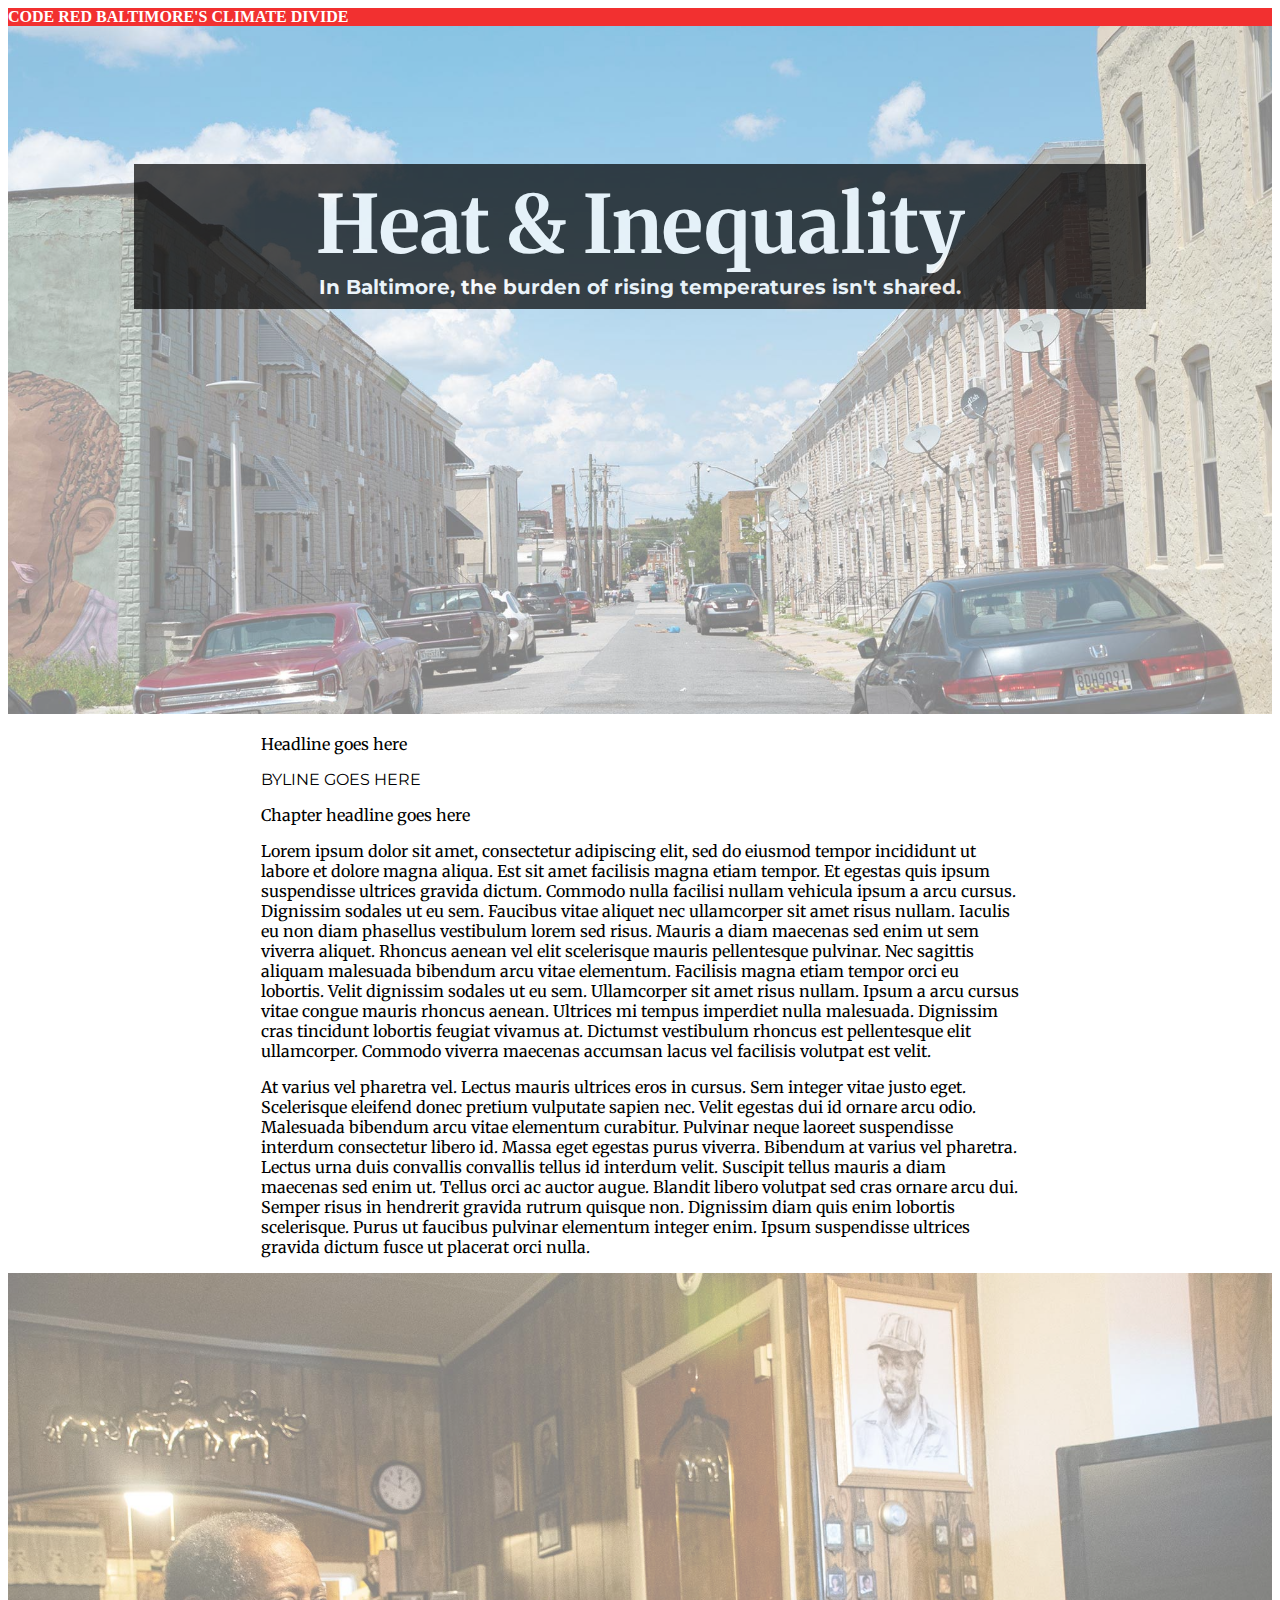
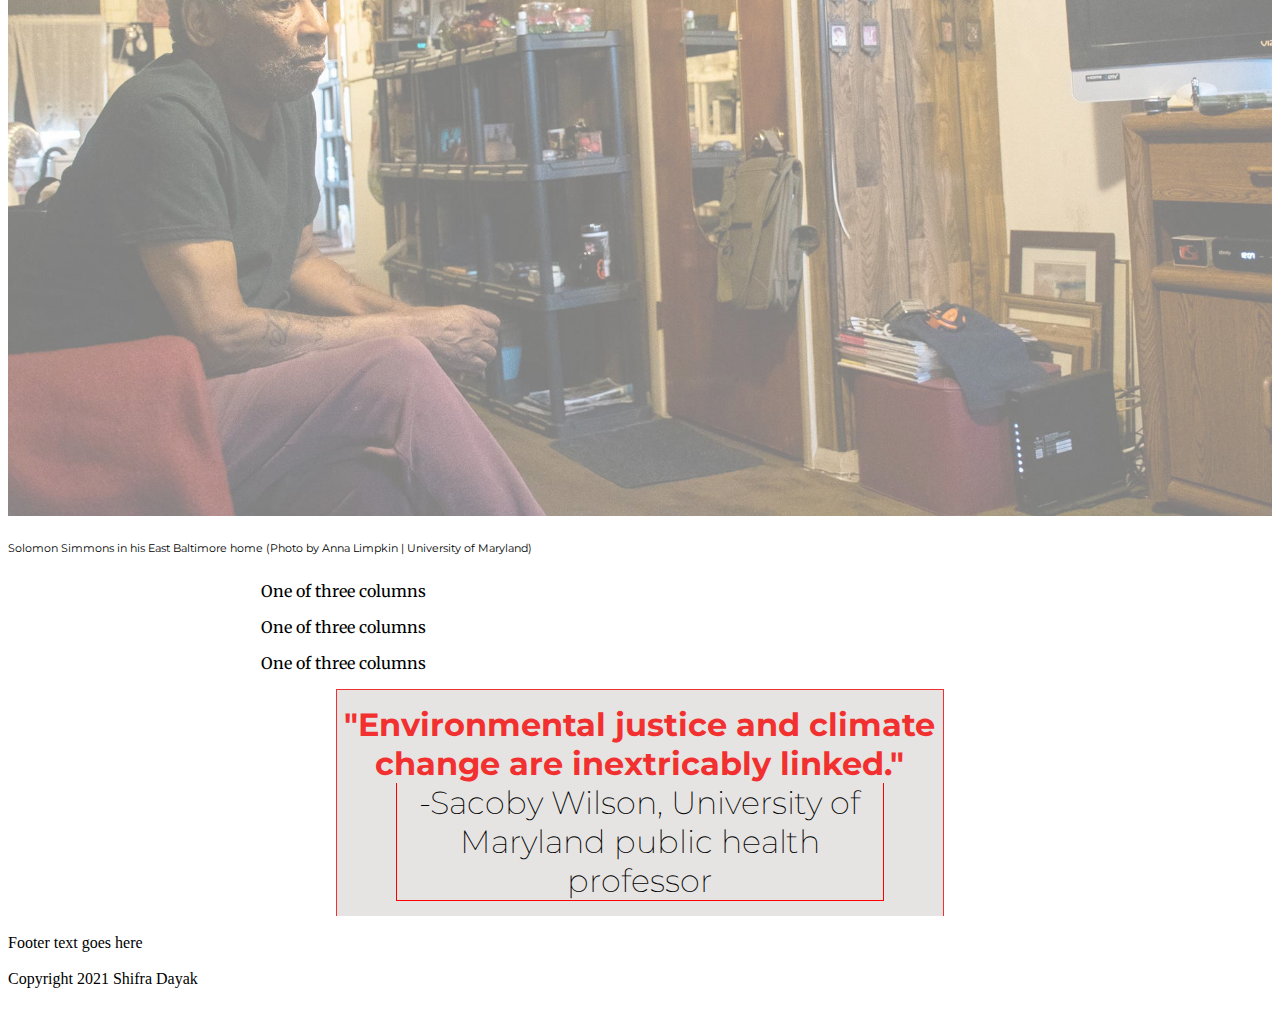
<file: climate-crisis-story/index.html>
<!doctype HTML>

<html lang="en">

<head>

  <meta charset="utf-8">
  <meta name="viewport" content="width=device-width, initial-scale=1, shrink-to-fit=no">

  <title> Climate crisis assignment </title>

  <meta name="description" content="Merrill College of Journalism, UMD">
  <meta name="author" content="Shifra Dayak">

<!-- CSS and Javascript stylesheets -->


  <link href="https://cdn.jsdelivr.net/npm/bootstrap@5.0.1/dist/css/bootstrap.min.css" rel="stylesheet" integrity="sha384-+0n0xVW2eSR5OomGNYDnhzAbDsOXxcvSN1TPprVMTNDbiYZCxYbOOl7+AMvyTG2x" crossorigin="anonymous">
  <script src="https://cdn.jsdelivr.net/npm/bootstrap@5.0.1/dist/js/bootstrap.bundle.min.js" integrity="sha384-gtEjrD/SeCtmISkJkNUaaKMoLD0//ElJ19smozuHV6z3Iehds+3Ulb9Bn9Plx0x4" crossorigin="anonymous"></script>
  <link rel="stylesheet" href="https://cdn.jsdelivr.net/npm/bootstrap-icons@1.5.0/font/bootstrap-icons.css">
  <link rel= "stylesheet" href="style.css">

<!--Google fonts -->
  <link rel="preconnect" href="https://fonts.googleapis.com">
  <link rel="preconnect" href="https://fonts.gstatic.com" crossorigin>
  <link href="https://fonts.googleapis.com/css2?family=Montserrat&display=swap" rel="stylesheet">

  <link rel="preconnect" href="https://fonts.googleapis.com">
  <link rel="preconnect" href="https://fonts.gstatic.com" crossorigin>
  <link href="https://fonts.googleapis.com/css2?family=Merriweather:wght@300&family=Montserrat&display=swap" rel="stylesheet">
<!--End Google fonts -->

</head>

<body>

<!-- tophat -->
  <nav class="navbar navbar-expand-lg navbar-dark bg-dark">
    <span class="nav-logo"> <span class="red"> CODE RED </span> Baltimore's climate divide </span>
  </nav>

<!-- splash -->
  <div class="hero-container">
  <img src="images/SoniaHug_StreetView.jpg" class="hero-image">
    <div class="overlay">
      <div class="hero-hed"> Heat & Inequality
        <div class="hero-sub"> In Baltimore, the burden of rising temperatures isn't shared.
        </div>
      </div>
    </div>
  </div>


  <div class="container">

<!-- Headline -->
    <p class="headline"> Headline goes here </p>

<!-- Byline -->
    <p class="byline"> Byline goes here </p>

<!-- Chapter headline -->
    <p class="chapterheadline"> Chapter headline goes here </p>

<!-- Chapter text -->
    <p class="chaptertext"> Lorem ipsum dolor sit amet, consectetur adipiscing elit, sed do eiusmod tempor incididunt ut labore et dolore magna aliqua. Est sit amet facilisis magna etiam tempor. Et egestas quis ipsum suspendisse ultrices gravida dictum. Commodo nulla facilisi nullam vehicula ipsum a arcu cursus. Dignissim sodales ut eu sem. Faucibus vitae aliquet nec ullamcorper sit amet risus nullam. Iaculis eu non diam phasellus vestibulum lorem sed risus. Mauris a diam maecenas sed enim ut sem viverra aliquet. Rhoncus aenean vel elit scelerisque mauris pellentesque pulvinar. Nec sagittis aliquam malesuada bibendum arcu vitae elementum. Facilisis magna etiam tempor orci eu lobortis. Velit dignissim sodales ut eu sem. Ullamcorper sit amet risus nullam. Ipsum a arcu cursus vitae congue mauris rhoncus aenean. Ultrices mi tempus imperdiet nulla malesuada. Dignissim cras tincidunt lobortis feugiat vivamus at. Dictumst vestibulum rhoncus est pellentesque elit ullamcorper. Commodo viverra maecenas accumsan lacus vel facilisis volutpat est velit. </p>

<!-- Chapter text -->
    <p class="chaptertext"> At varius vel pharetra vel. Lectus mauris ultrices eros in cursus. Sem integer vitae justo eget. Scelerisque eleifend donec pretium vulputate sapien nec. Velit egestas dui id ornare arcu odio. Malesuada bibendum arcu vitae elementum curabitur. Pulvinar neque laoreet suspendisse interdum consectetur libero id. Massa eget egestas purus viverra. Bibendum at varius vel pharetra. Lectus urna duis convallis convallis tellus id interdum velit. Suscipit tellus mauris a diam maecenas sed enim ut. Tellus orci ac auctor augue. Blandit libero volutpat sed cras ornare arcu dui. Semper risus in hendrerit gravida rutrum quisque non. Dignissim diam quis enim lobortis scelerisque. Purus ut faucibus pulvinar elementum integer enim. Ipsum suspendisse ultrices gravida dictum fusce ut placerat orci nulla. </p>

  </div>
  <!-- closed container -->

  <!-- fullscreen image (we don't want this to have the same styling as stuff inside the container so we close the container above and reopen it below)-->
  <img src="images/SolomonSimmons.jpg" class="hero-image">
  <p class="caption">
     Solomon Simmons in his East Baltimore home (Photo by Anna Limpkin | University of Maryland)
  </p>



  <!-- open container -->
  <div class="container">

<!-- Three-column row -->
    <div class="row">
      <div class="col-md-4">
        <p class="columntext"> One of three columns </p>
      </div>
      <div class="col-md-4">
        <p class="columntext"> One of three columns </p>
      </div>
      <div class="col-md-4">
        <p class="columntext"> One of three columns </p>
      </div>
    </div>

<!-- pull quote -->
  <div class="quote">
    "Environmental justice and climate change are inextricably linked."
    <p class="quote-attribution"> -Sacoby Wilson, University of Maryland public health professor </p>
  </div>
<!-- end pull quote -->

  </div>

<!-- jQuery first, then Popper.js, then Bootstrap JS -->
  <script src="https://code.jquery.com/jquery-3.2.1.slim.min.js" integrity="sha384-KJ3o2DKtIkvYIK3UENzmM7KCkRr/rE9/Qpg6aAZGJwFDMVNA/GpGFF93hXpG5KkN" crossorigin="anonymous"></script>
  <script src="https://cdnjs.cloudflare.com/ajax/libs/popper.js/1.12.9/umd/popper.min.js" integrity="sha384-ApNbgh9B+Y1QKtv3Rn7W3mgPxhU9K/ScQsAP7hUibX39j7fakFPskvXusvfa0b4Q" crossorigin="anonymous"></script>
  <script src="https://maxcdn.bootstrapcdn.com/bootstrap/4.0.0/js/bootstrap.min.js" integrity="sha384-JZR6Spejh4U02d8jOt6vLEHfe/JQGiRRSQQxSfFWpi1MquVdAyjUar5+76PVCmYl" crossorigin="anonymous"></script>

</body>

<footer> <br> Footer text goes here <br><br> Copyright 2021 Shifra Dayak <br> <br> </footer>

</html>
</file>
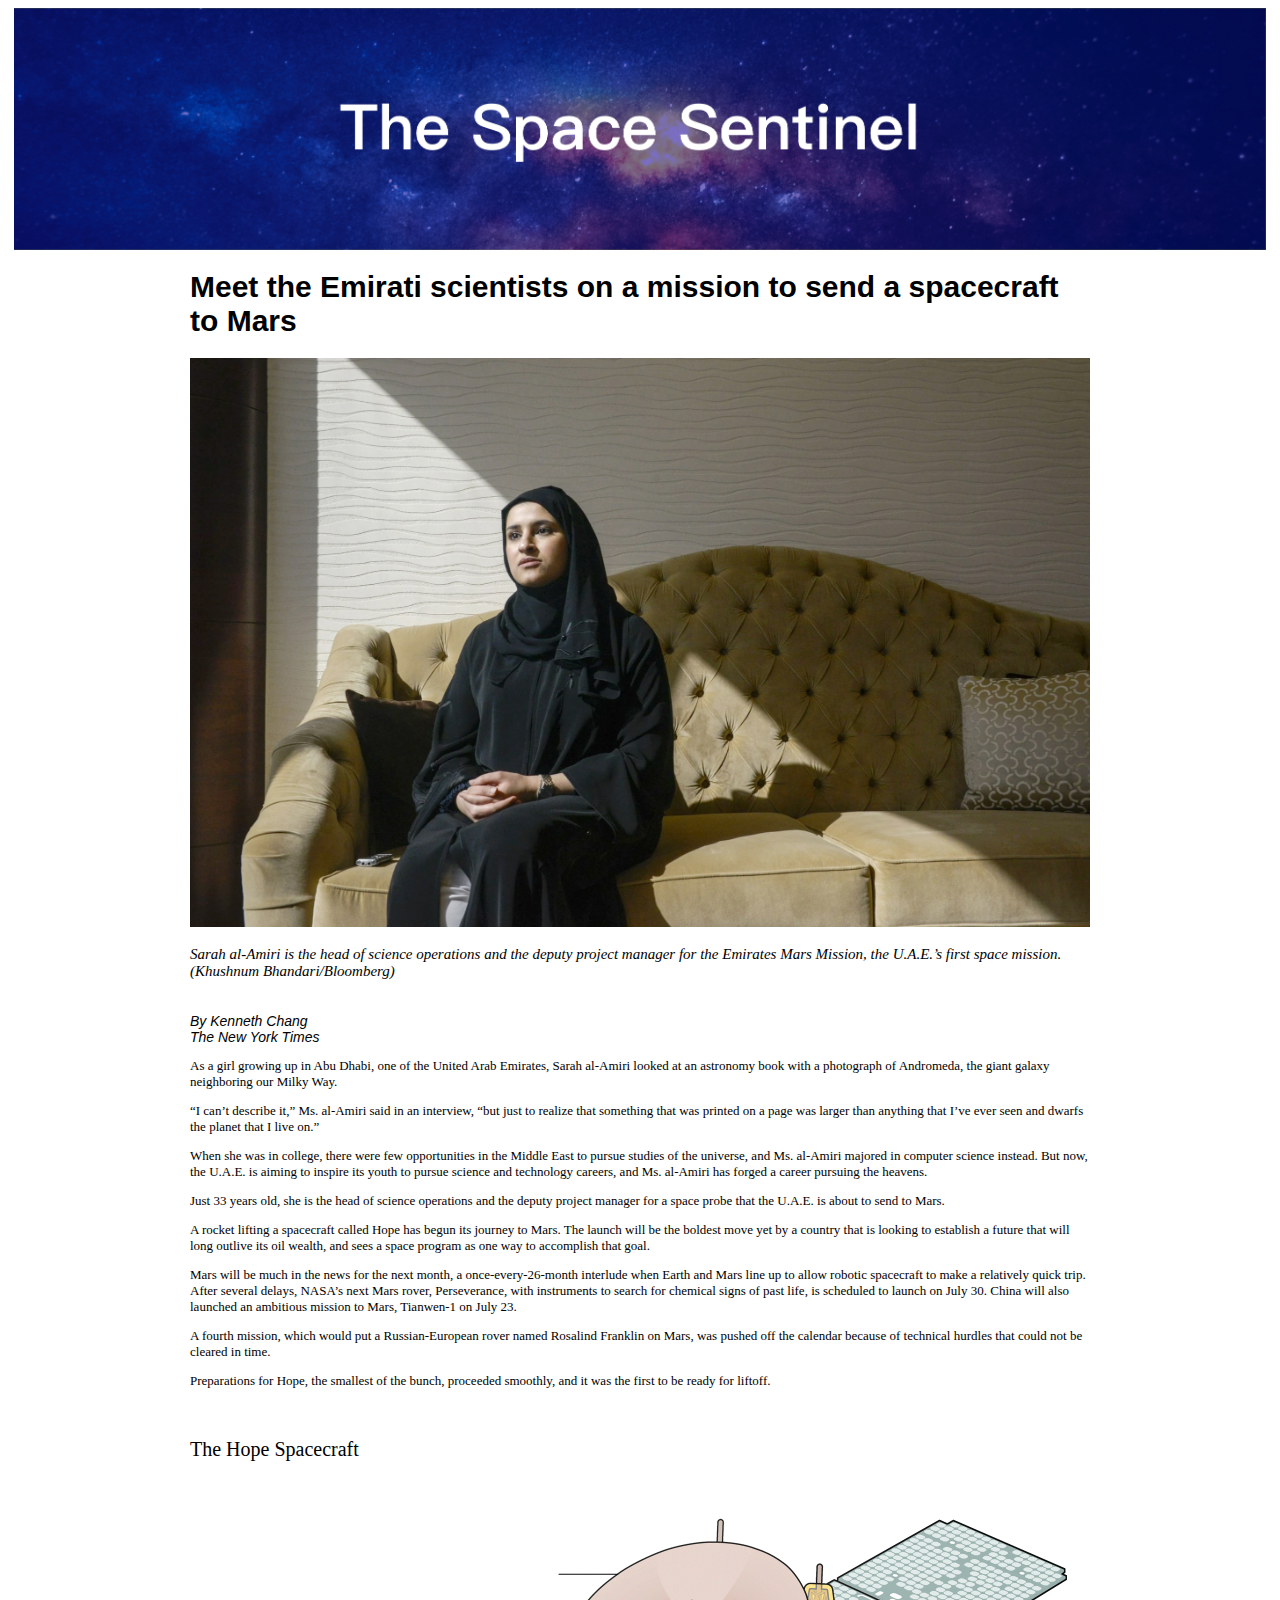
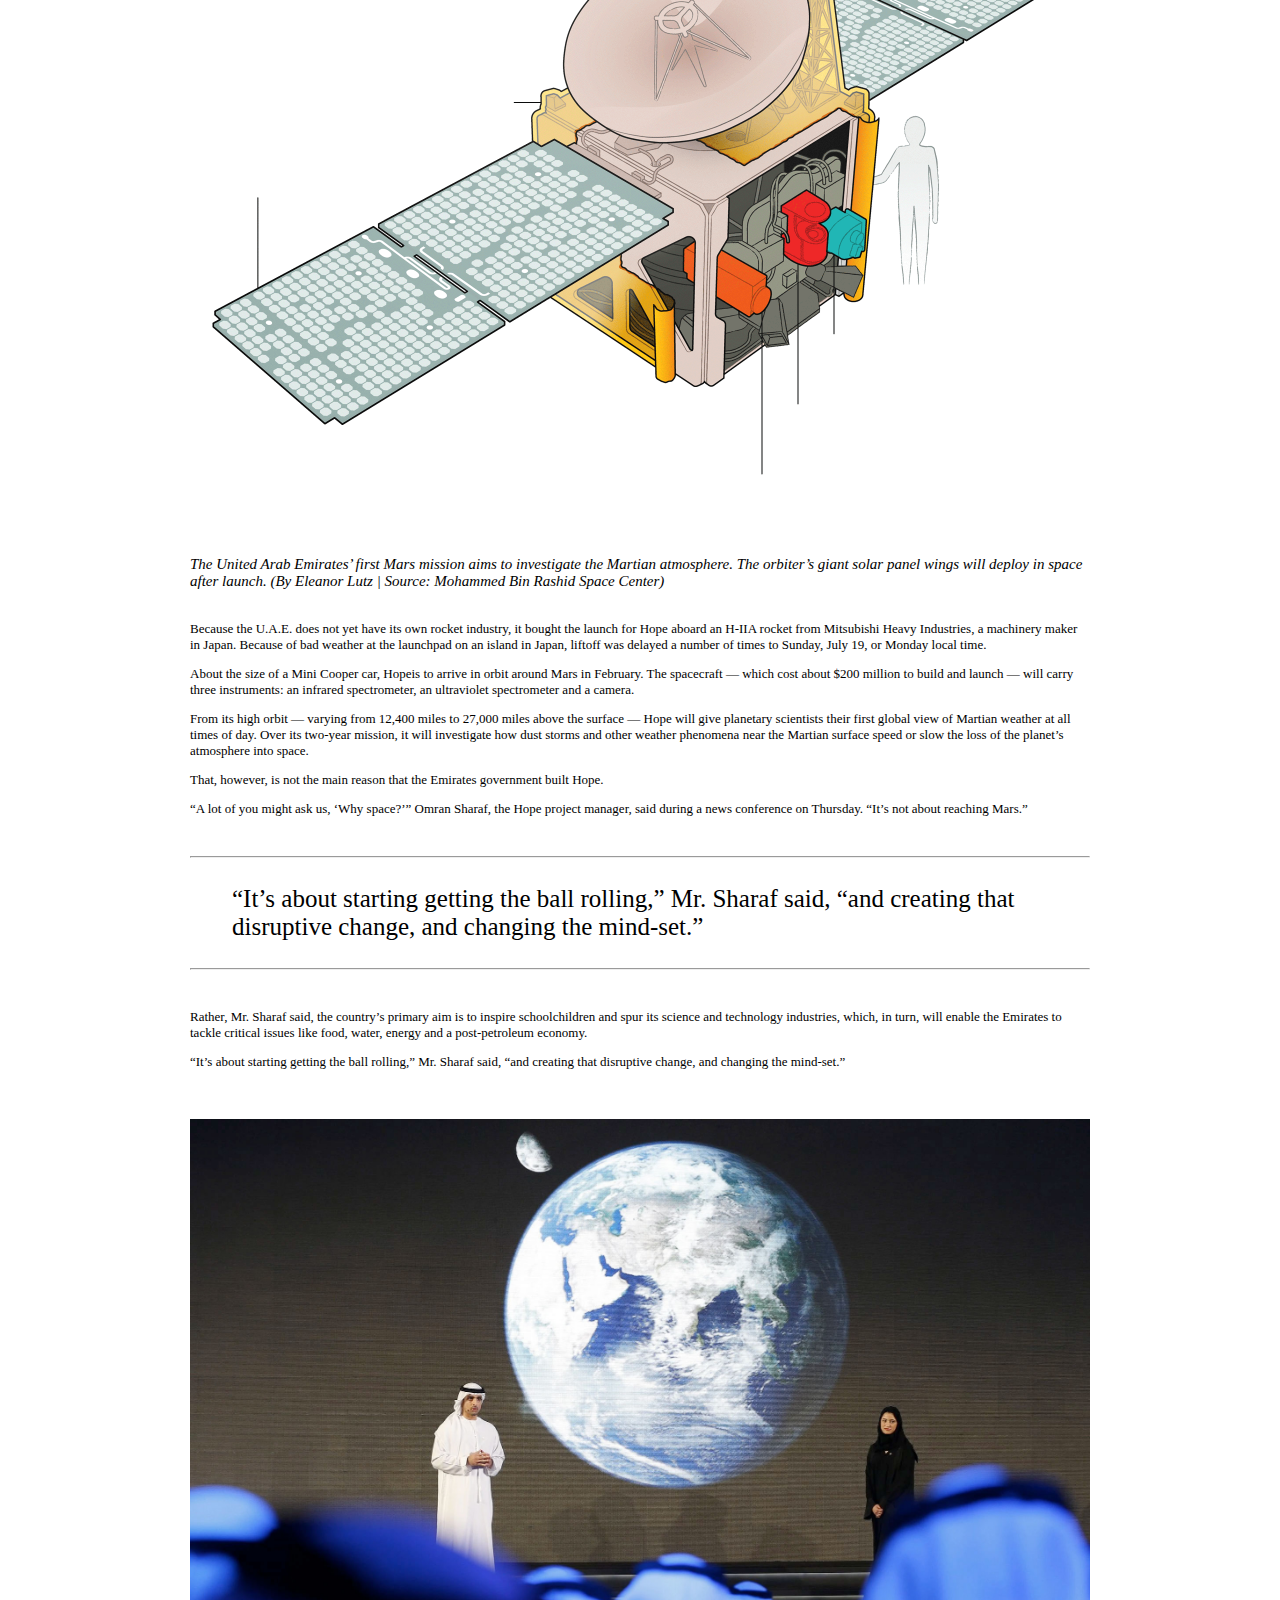
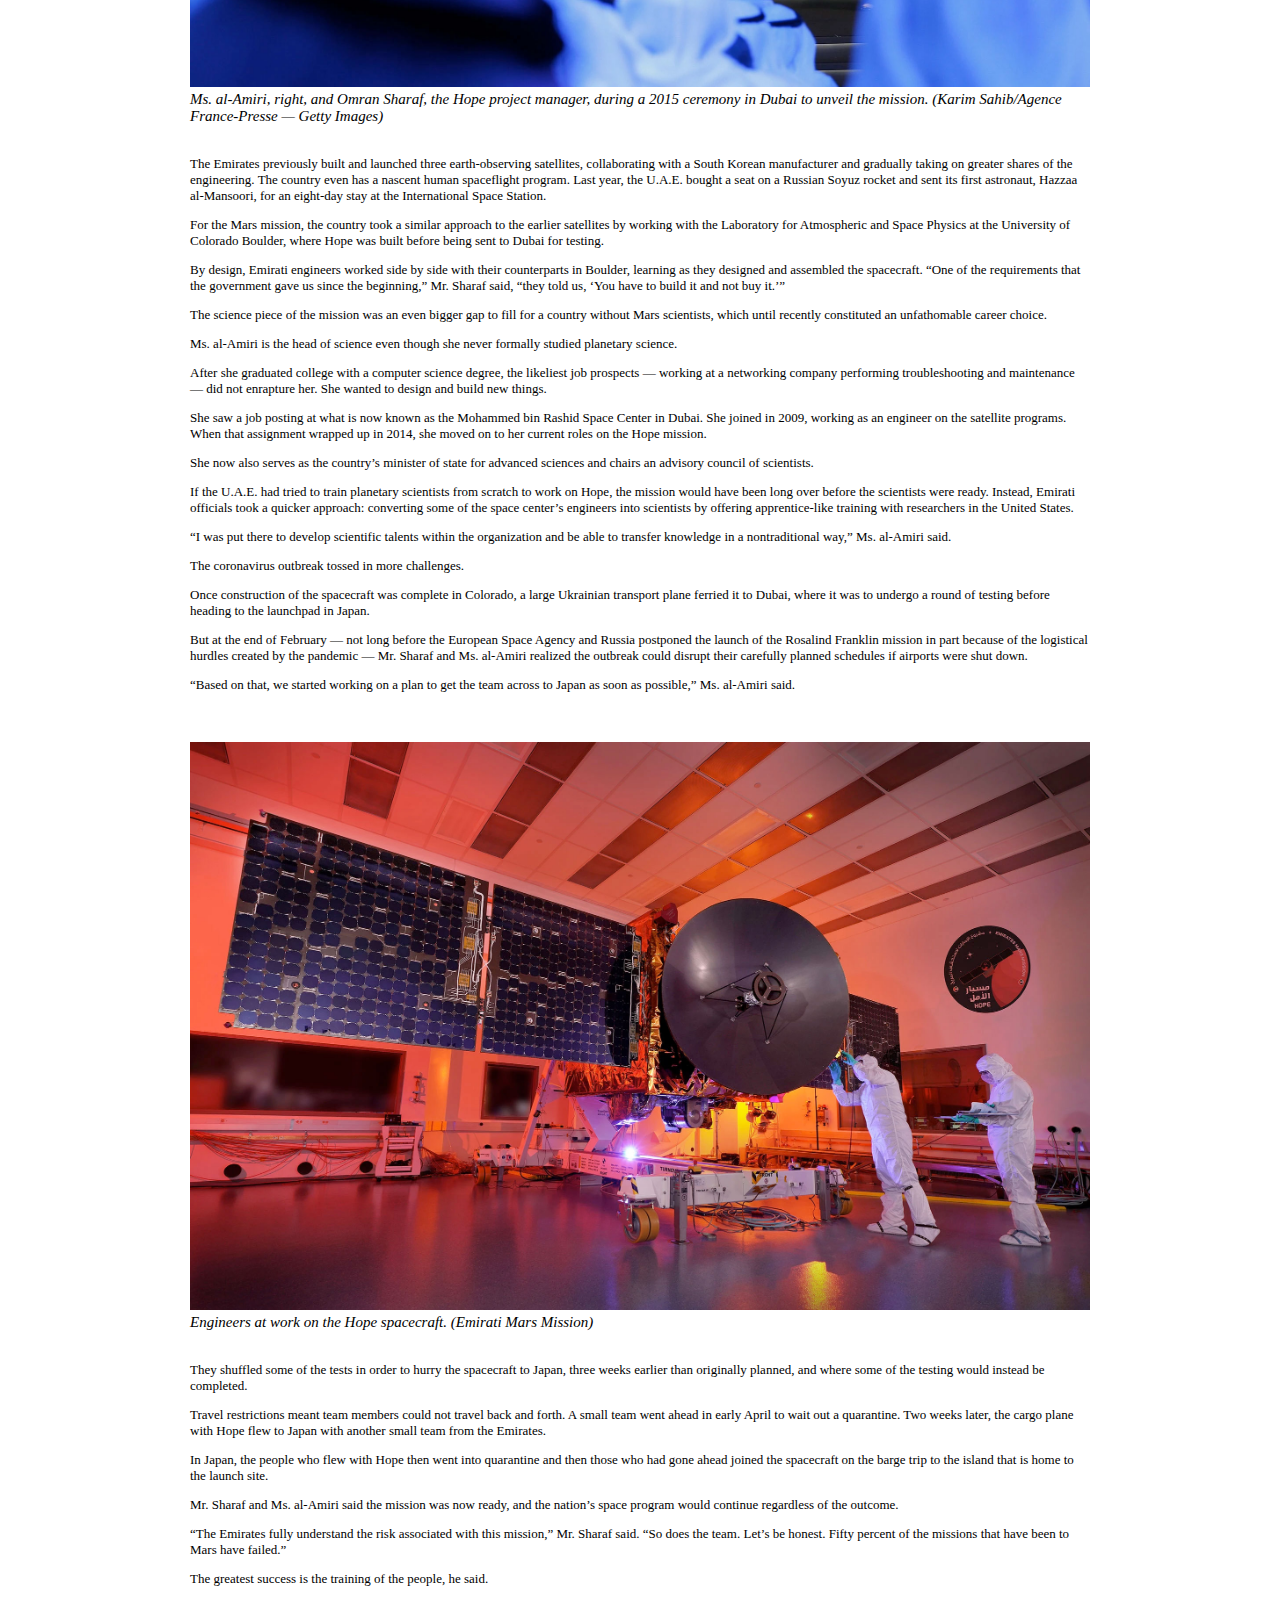
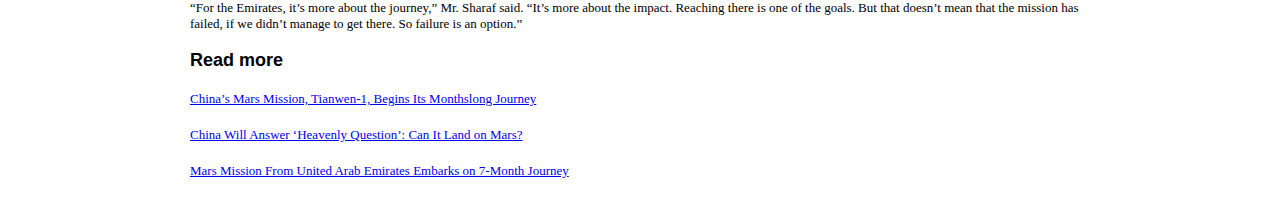
<file: DayakLayout/index.html>
<!DOCTYPE html>

<html lang="en">
  <head>
    <title> </title>
    <link rel="stylesheet" type="text/css" href="stylesheet.css" >
  </head>
    <body>

<!-- Masthead -->

      <img id="masthead" src="masthead.png" alt="Masthead graphic for The Space Sentinel">

<!-- Div that wraps all content -->

      <div id="content">

<!-- Headline -->

      <h1> Meet the Emirati scientists on a mission to send a spacecraft to Mars </h1>

<!-- First photo -->

      <img class="photos" src="images/uae-mars1.jpg" alt="Sarah al-Amiri">

<!-- First photo  caption -->

      <p class="captions"> Sarah al-Amiri is the head of science operations and the deputy project manager for the Emirates Mars Mission, the U.A.E.’s first space mission. (Khushnum Bhandari/Bloomberg)</p>

      <br>

<!-- Byline -->
      <div id="byline"> By Kenneth Chang <br> The New York Times </div>

<!-- Text of story -->

      <p> As a girl growing up in Abu Dhabi, one of the United Arab Emirates, Sarah al-Amiri looked at an astronomy book with a photograph of Andromeda, the giant galaxy neighboring our Milky Way. </p>

      <p> “I can’t describe it,” Ms. al-Amiri said in an interview, “but just to realize that something that was printed on a page was larger than anything that I’ve ever seen and dwarfs the planet that I live on.” </p>

      <p> When she was in college, there were few opportunities in the Middle East to pursue studies of the universe, and Ms. al-Amiri majored in computer science instead. But now, the U.A.E. is aiming to inspire its youth to pursue science and technology careers, and Ms. al-Amiri has forged a career pursuing the heavens. </p>

      <p> Just 33 years old, she is the head of science operations and the deputy project manager for a space probe that the U.A.E. is about to send to Mars. </p>

      <p> A rocket lifting a spacecraft called Hope has begun its journey to Mars. The launch will be the boldest move yet by a country that is looking to establish a future that will long outlive its oil wealth, and sees a space program as one way to accomplish that goal. </p>

      <p> Mars will be much in the news for the next month, a once-every-26-month interlude when Earth and Mars line up to allow robotic spacecraft to make a relatively quick trip. After several delays, NASA’s next Mars rover, Perseverance, with instruments to search for chemical signs of past life, is scheduled to launch on July 30. China will also launched an ambitious mission to Mars, Tianwen-1 on July 23. </p>

      <p> A fourth mission, which would put a Russian-European rover named Rosalind Franklin on Mars, was pushed off the calendar because of technical hurdles that could not be cleared in time. </p>

      <p>Preparations for Hope, the smallest of the bunch, proceeded smoothly, and it was the first to be ready for liftoff. </p>

      <br> <br>

<!-- Title above gif -->

      <div id="graphictitle"> The Hope Spacecraft </div>

      <br> <br>

<!-- Gif of spacecraft -->

      <img id="graphic" src="images/hope-spacecraft-graphic.gif" alt="Hope Spacecraft diagram">

<!-- Caption under gif -->

      <div class="captions"> The United Arab Emirates’ first Mars mission aims to investigate the Martian atmosphere. The orbiter’s giant solar panel wings will deploy in space after launch. (By Eleanor Lutz | Source: Mohammed Bin Rashid Space Center) </div>

      <br>

<!-- Text of story -->

      <p> Because the U.A.E. does not yet have its own rocket industry, it bought the launch for Hope aboard an H-IIA rocket from Mitsubishi Heavy Industries, a machinery maker in Japan. Because of bad weather at the launchpad on an island in Japan, liftoff was delayed a number of times to Sunday, July 19, or Monday local time. </p>

      <p> About the size of a Mini Cooper car, Hopeis to arrive in orbit around Mars in February. The spacecraft — which cost about $200 million to build and launch — will carry three instruments: an infrared spectrometer, an ultraviolet spectrometer and a camera. </p>

      <p> From its high orbit — varying from 12,400 miles to 27,000 miles above the surface — Hope will give planetary scientists their first global view of Martian weather at all times of day. Over its two-year mission, it will investigate how dust storms and other weather phenomena near the Martian surface speed or slow the loss of the planet’s atmosphere into space. </p>

      <p> That, however, is not the main reason that the Emirates government built Hope. </p>

      <p> “A lot of you might ask us, ‘Why space?’” Omran Sharaf, the Hope project manager, said during a news conference on Thursday. “It’s not about reaching Mars.” </p>

      <br>

      <hr>

<!-- Block quote -->

      <blockquote> “It’s about starting getting the ball rolling,” Mr. Sharaf said, “and creating that disruptive change, and changing the mind-set.” </blockquote>

      <hr>

      <br>

<!-- Text of story -->

      <p> Rather, Mr. Sharaf said, the country’s primary aim is to inspire schoolchildren and spur its science and technology industries, which, in turn, will enable the Emirates to tackle critical issues like food, water, energy and a post-petroleum economy. </p>

      <p> “It’s about starting getting the ball rolling,” Mr. Sharaf said, “and creating that disruptive change, and changing the mind-set.” </p>


      <br> <br>

<!-- Second photo -->

      <img  class="photos" src="images/uae-mars2.jpg" alt="Sarah al-Amiri and Omran Sharaf">

<!-- Second photo caption -->

      <div class="captions"> Ms. al-Amiri, right, and Omran Sharaf, the Hope project manager, during a 2015 ceremony in Dubai to unveil the mission. (Karim Sahib/Agence France-Presse — Getty Images) </div>

      <br>

<!-- Text of story -->

      <p> The Emirates previously built and launched three earth-observing satellites, collaborating with a South Korean manufacturer and gradually taking on greater shares of the engineering. The country even has a nascent human spaceflight program. Last year, the U.A.E. bought a seat on a Russian Soyuz rocket and sent its first astronaut, Hazzaa al-Mansoori, for an eight-day stay at the International Space Station. </p>

      <p> For the Mars mission, the country took a similar approach to the earlier satellites by working with the Laboratory for Atmospheric and Space Physics at the University of Colorado Boulder, where Hope was built before being sent to Dubai for testing. </p>

      <p> By design, Emirati engineers worked side by side with their counterparts in Boulder, learning as they designed and assembled the spacecraft. “One of the requirements that the government gave us since the beginning,” Mr. Sharaf said, “they told us, ‘You have to build it and not buy it.’” </p>

      <p> The science piece of the mission was an even bigger gap to fill for a country without Mars scientists, which until recently constituted an unfathomable career choice. </p>

      <p> Ms. al-Amiri is the head of science even though she never formally studied planetary science. </p>

      <p> After she graduated college with a computer science degree, the likeliest job prospects — working at a networking company performing troubleshooting and maintenance — did not enrapture her. She wanted to design and build new things. </p>

      <p> She saw a job posting at what is now known as the Mohammed bin Rashid Space Center in Dubai. She joined in 2009, working as an engineer on the satellite programs. When that assignment wrapped up in 2014, she moved on to her current roles on the Hope mission. </p>

      <p> She now also serves as the country’s minister of state for advanced sciences and chairs an advisory council of scientists. </p>

      <p> If the U.A.E. had tried to train planetary scientists from scratch to work on Hope, the mission would have been long over before the scientists were ready. Instead, Emirati officials took a quicker approach: converting some of the space center’s engineers into scientists by offering apprentice-like training with researchers in the United States. </p>

      <p> “I was put there to develop scientific talents within the organization and be able to transfer knowledge in a nontraditional way,” Ms. al-Amiri said. </p>

      <p> The coronavirus outbreak tossed in more challenges. </p>

      <p> Once construction of the spacecraft was complete in Colorado, a large Ukrainian transport plane ferried it to Dubai, where it was to undergo a round of testing before heading to the launchpad in Japan. </p>

      <p> But at the end of February — not long before the European Space Agency and Russia postponed the launch of the Rosalind Franklin mission in part because of the logistical hurdles created by the pandemic — Mr. Sharaf and Ms. al-Amiri realized the outbreak could disrupt their carefully planned schedules if airports were shut down. </p>

      <p> “Based on that, we started working on a plan to get the team across to Japan as soon as possible,” Ms. al-Amiri said. </p>

      <br> <br>

<!-- Third photo -->

      <img class="photos" src="images/uae-mars3.jpg" alt="Engineers working on Hope Spacecraft">

<!-- Third photo caption -->

      <div class="captions"> Engineers at work on the Hope spacecraft. (Emirati Mars Mission) </div>

      <br>

<!-- Text of story -->

      <p> They shuffled some of the tests in order to hurry the spacecraft to Japan, three weeks earlier than originally planned, and where some of the testing would instead be completed. </p>

      <p> Travel restrictions meant team members could not travel back and forth. A small team went ahead in early April to wait out a quarantine. Two weeks later, the cargo plane with Hope flew to Japan with another small team from the Emirates. </p>

      <p> In Japan, the people who flew with Hope then went into quarantine and then those who had gone ahead joined the spacecraft on the barge trip to the island that is home to the launch site. </p>

      <p> Mr. Sharaf and Ms. al-Amiri said the mission was now ready, and the nation’s space program would continue regardless of the outcome. </p>

      <p> “The Emirates fully understand the risk associated with this mission,” Mr. Sharaf said. “So does the team. Let’s be honest. Fifty percent of the missions that have been to Mars have failed.” </p>

      <p> The greatest success is the training of the people, he said. </p>

      <p> “For the Emirates, it’s more about the journey,” Mr. Sharaf said. “It’s more about the impact. Reaching there is one of the goals. But that doesn’t mean that the mission has failed, if we didn’t manage to get there. So failure is an option.” </p>

<!-- Heading above links -->

      <h3> Read more </h3>

<!-- Links (set to open in a new tab) -->

      <a href="https://www.nytimes.com/2020/07/22/science/mars-china-launch.html?action=click&block=associated_collection_recirc&impression_id=8fa169b0-cd41-11ea-9e45-6dfedec6de97&index=0&pgtype=Article&region=footer" target="_blank"> China’s Mars Mission, Tianwen-1, Begins Its Monthslong Journey </a>

      <br> <br>

      <a href="https://www.nytimes.com/2020/07/22/science/china-mars-mission.html?action=click&block=associated_collection_recirc&impression_id=8fa169b1-cd41-11ea-9e45-6dfedec6de97&index=1&pgtype=Article&region=footer" target="_blank"> China Will Answer ‘Heavenly Question’: Can It Land on Mars? </a>

      <br> <br>

      <a href="https://www.nytimes.com/2020/07/19/science/emirates-mars-mission.html?action=click&block=associated_collection_recirc&impression_id=8fa169b2-cd41-11ea-9e45-6dfedec6de97&index=2&pgtype=Article&region=footer" target="_blank"> Mars Mission From United Arab Emirates Embarks on 7-Month Journey </a>

      <br> <br>

      </div>

    </body>
</html>
</file>
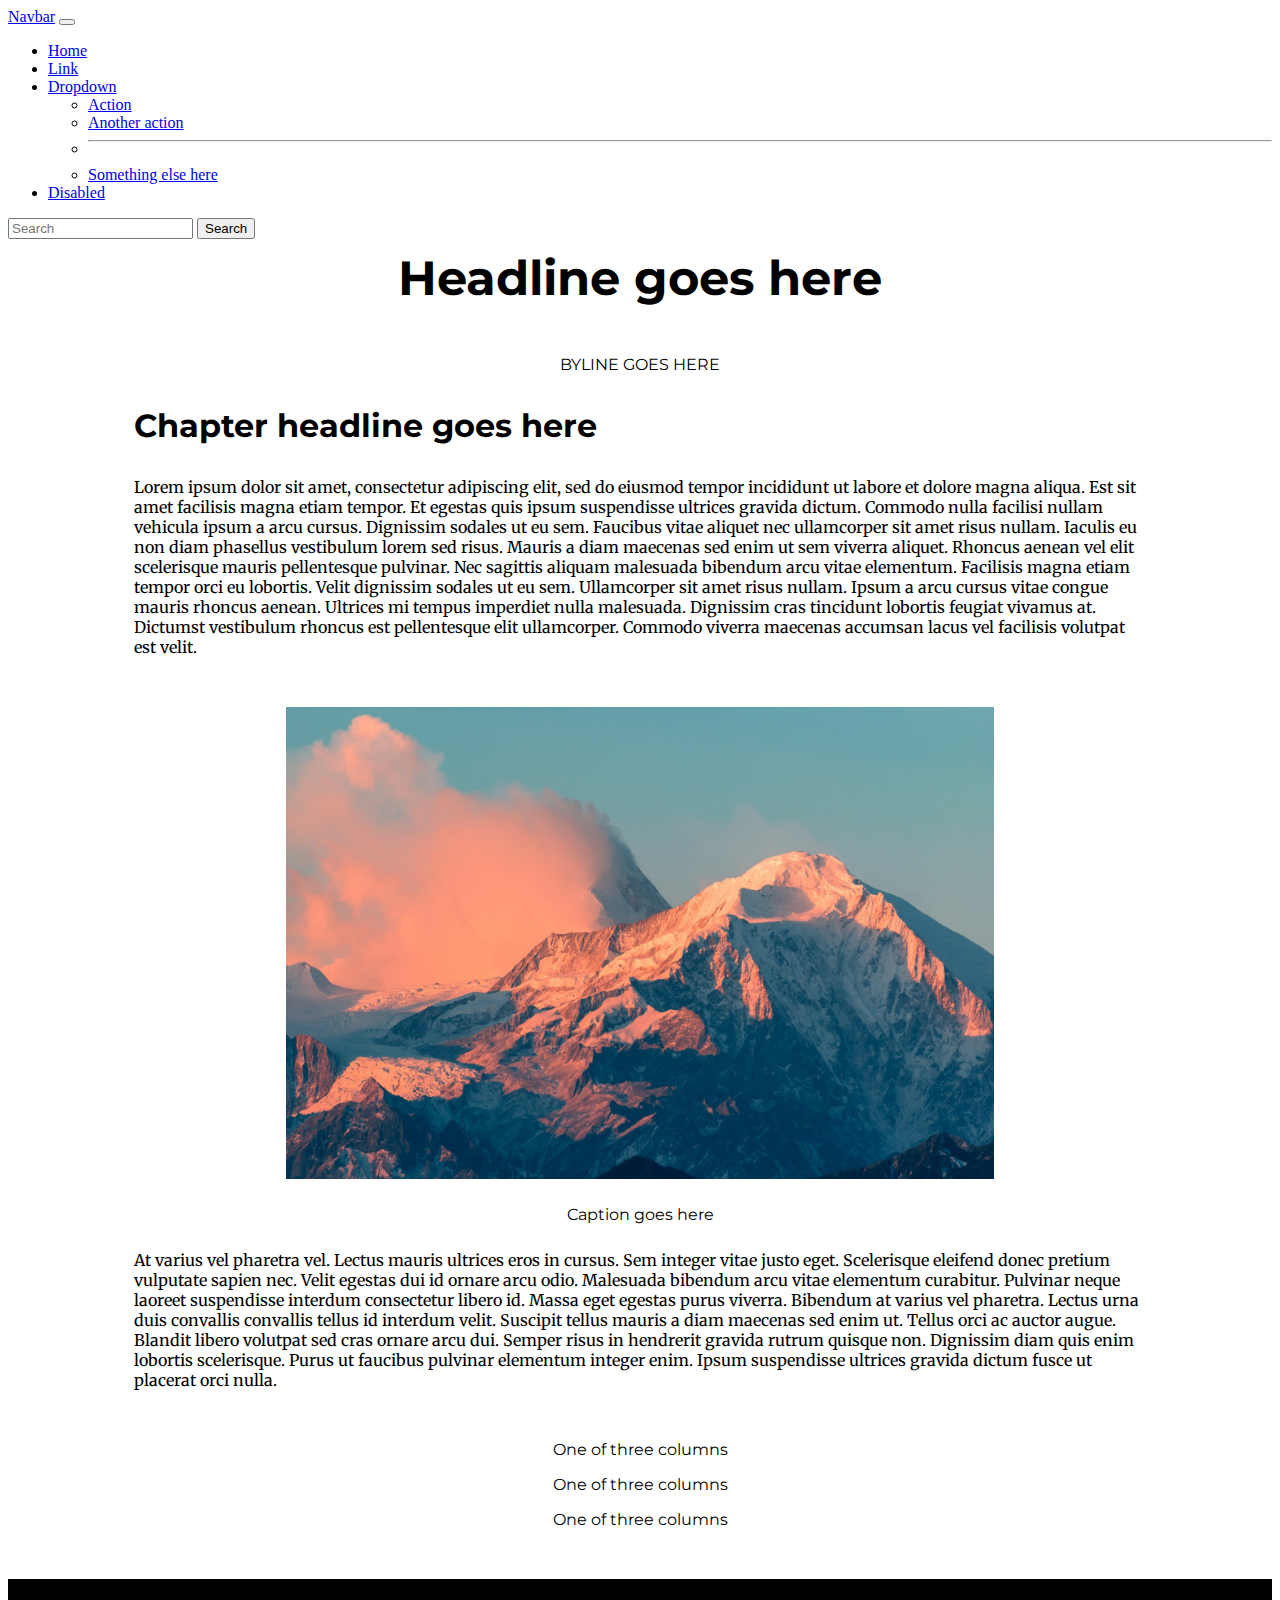
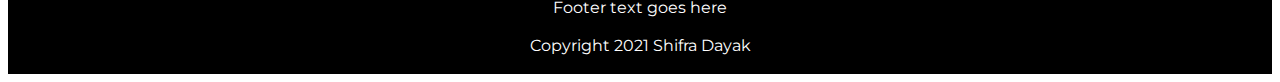
<file: html-frame/index.html>
<!doctype HTML>

<html lang="en">

<head>

  <meta charset="utf-8">
  <meta name="viewport" content="width=device-width, initial-scale=1, shrink-to-fit=no">

  <title> Bootstrap template </title>

  <meta name="description" content="Merrill College of Journalism, UMD">
  <meta name="author" content="Shifra Dayak"

<!--CSS and Javascript stylesheets -->
  <link href="https://cdn.jsdelivr.net/npm/bootstrap@5.0.1/dist/css/bootstrap.min.css" rel="stylesheet" integrity="sha384-+0n0xVW2eSR5OomGNYDnhzAbDsOXxcvSN1TPprVMTNDbiYZCxYbOOl7+AMvyTG2x" crossorigin="anonymous">
  <script src="https://cdn.jsdelivr.net/npm/bootstrap@5.0.1/dist/js/bootstrap.bundle.min.js" integrity="sha384-gtEjrD/SeCtmISkJkNUaaKMoLD0//ElJ19smozuHV6z3Iehds+3Ulb9Bn9Plx0x4" crossorigin="anonymous"></script>
  <link rel="stylesheet" href="https://cdn.jsdelivr.net/npm/bootstrap-icons@1.5.0/font/bootstrap-icons.css">
  <link rel= "stylesheet" href="style.css">

<!--Google fonts -->
  <link rel="preconnect" href="https://fonts.googleapis.com">
  <link rel="preconnect" href="https://fonts.gstatic.com" crossorigin>
  <link href="https://fonts.googleapis.com/css2?family=Montserrat&display=swap" rel="stylesheet">

  <link rel="preconnect" href="https://fonts.googleapis.com">
  <link rel="preconnect" href="https://fonts.gstatic.com" crossorigin>
  <link href="https://fonts.googleapis.com/css2?family=Merriweather:wght@300&family=Montserrat&display=swap" rel="stylesheet">
<!--End Google fonts -->

</head>

<body>

<!-- Bootstrap navbar -->
  <nav class="navbar navbar-expand-lg navbar-light bg-light">
  <div class="container-fluid">
    <a class="navbar-brand" href="#">Navbar</a>
    <button class="navbar-toggler" type="button" data-bs-toggle="collapse" data-bs-target="#navbarSupportedContent" aria-controls="navbarSupportedContent" aria-expanded="false" aria-label="Toggle navigation">
      <span class="navbar-toggler-icon"></span>
    </button>
    <div class="collapse navbar-collapse" id="navbarSupportedContent">
      <ul class="navbar-nav me-auto mb-2 mb-lg-0">
        <li class="nav-item">
          <a class="nav-link active" aria-current="page" href="#">Home</a>
        </li>
        <li class="nav-item">
          <a class="nav-link" href="#">Link</a>
        </li>
        <li class="nav-item dropdown">
          <a class="nav-link dropdown-toggle" href="#" id="navbarDropdown" role="button" data-bs-toggle="dropdown" aria-expanded="false">
            Dropdown
          </a>
          <ul class="dropdown-menu" aria-labelledby="navbarDropdown">
            <li><a class="dropdown-item" href="#">Action</a></li>
            <li><a class="dropdown-item" href="#">Another action</a></li>
            <li><hr class="dropdown-divider"></li>
            <li><a class="dropdown-item" href="#">Something else here</a></li>
          </ul>
        </li>
        <li class="nav-item">
          <a class="nav-link disabled" href="#" tabindex="-1" aria-disabled="true">Disabled</a>
        </li>
      </ul>
      <form class="d-flex">
        <input class="form-control me-2" type="search" placeholder="Search" aria-label="Search">
        <button class="btn btn-outline-success" type="submit">Search</button>
      </form>
    </div>
  </div>
  </nav>
<!-- End Navbar -->

  <div class="container">

<!-- Headline -->
    <p class="headline"> Headline goes here </p>

<!-- Byline -->
    <p class="byline"> Byline goes here </p>

<!-- Chapter headline -->
    <p class="chapterheadline"> Chapter headline goes here </p>

<!-- Chapter text -->
    <p class="chaptertext"> Lorem ipsum dolor sit amet, consectetur adipiscing elit, sed do eiusmod tempor incididunt ut labore et dolore magna aliqua. Est sit amet facilisis magna etiam tempor. Et egestas quis ipsum suspendisse ultrices gravida dictum. Commodo nulla facilisi nullam vehicula ipsum a arcu cursus. Dignissim sodales ut eu sem. Faucibus vitae aliquet nec ullamcorper sit amet risus nullam. Iaculis eu non diam phasellus vestibulum lorem sed risus. Mauris a diam maecenas sed enim ut sem viverra aliquet. Rhoncus aenean vel elit scelerisque mauris pellentesque pulvinar. Nec sagittis aliquam malesuada bibendum arcu vitae elementum. Facilisis magna etiam tempor orci eu lobortis. Velit dignissim sodales ut eu sem. Ullamcorper sit amet risus nullam. Ipsum a arcu cursus vitae congue mauris rhoncus aenean. Ultrices mi tempus imperdiet nulla malesuada. Dignissim cras tincidunt lobortis feugiat vivamus at. Dictumst vestibulum rhoncus est pellentesque elit ullamcorper. Commodo viverra maecenas accumsan lacus vel facilisis volutpat est velit. </p>

<!-- Photo -->
    <img src="mountain.jpeg" alt="A mountain">

<!-- Photo caption -->
    <p class="caption"> Caption goes here </p>

<!-- Chapter text -->
    <p class="chaptertext"> At varius vel pharetra vel. Lectus mauris ultrices eros in cursus. Sem integer vitae justo eget. Scelerisque eleifend donec pretium vulputate sapien nec. Velit egestas dui id ornare arcu odio. Malesuada bibendum arcu vitae elementum curabitur. Pulvinar neque laoreet suspendisse interdum consectetur libero id. Massa eget egestas purus viverra. Bibendum at varius vel pharetra. Lectus urna duis convallis convallis tellus id interdum velit. Suscipit tellus mauris a diam maecenas sed enim ut. Tellus orci ac auctor augue. Blandit libero volutpat sed cras ornare arcu dui. Semper risus in hendrerit gravida rutrum quisque non. Dignissim diam quis enim lobortis scelerisque. Purus ut faucibus pulvinar elementum integer enim. Ipsum suspendisse ultrices gravida dictum fusce ut placerat orci nulla. </p>

<!-- Three-column row -->
    <div class="row">
      <div class="col-md-4">
        <p class="columntext"> One of three columns </p>
      </div>
      <div class="col-md-4">
        <p class="columntext"> One of three columns </p>
      </div>
      <div class="col-md-4">
        <p class="columntext"> One of three columns </p>
      </div>
    </div>

  </div>

<!-- jQuery first, then Popper.js, then Bootstrap JS -->
  <script src="https://code.jquery.com/jquery-3.2.1.slim.min.js" integrity="sha384-KJ3o2DKtIkvYIK3UENzmM7KCkRr/rE9/Qpg6aAZGJwFDMVNA/GpGFF93hXpG5KkN" crossorigin="anonymous"></script>
  <script src="https://cdnjs.cloudflare.com/ajax/libs/popper.js/1.12.9/umd/popper.min.js" integrity="sha384-ApNbgh9B+Y1QKtv3Rn7W3mgPxhU9K/ScQsAP7hUibX39j7fakFPskvXusvfa0b4Q" crossorigin="anonymous"></script>
  <script src="https://maxcdn.bootstrapcdn.com/bootstrap/4.0.0/js/bootstrap.min.js" integrity="sha384-JZR6Spejh4U02d8jOt6vLEHfe/JQGiRRSQQxSfFWpi1MquVdAyjUar5+76PVCmYl" crossorigin="anonymous"></script>

</body>

<footer> <br> Footer text goes here <br><br> Copyright 2021 Shifra Dayak <br> <br> </footer>

</html>
</file>
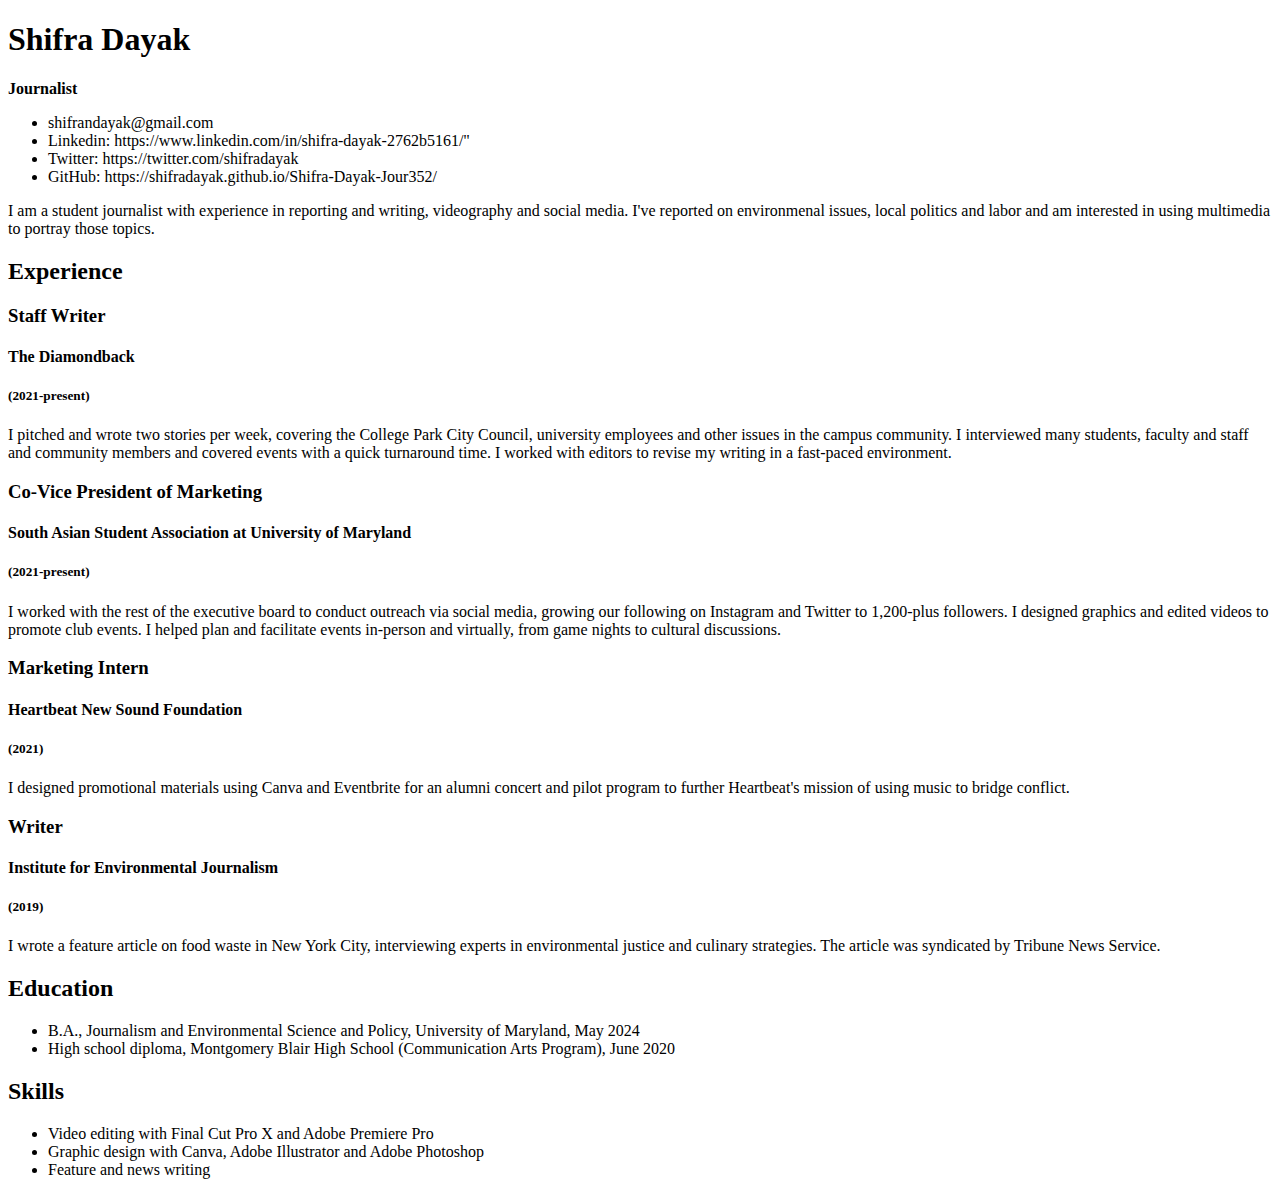
<file: resume /index.html>
<!doctype html>

<html lang="en" >

<head>

  <title> Shifra Dayak's Resume </title>

</head>
<!-- I built this myself! -->

<body>

  <h1> Shifra Dayak </h1>

  <strong> Journalist </strong>

<!-- Contact info -->
  <ul>
    <li> shifrandayak@gmail.com </li>
    <li> Linkedin: https://www.linkedin.com/in/shifra-dayak-2762b5161/" </li>
    <li> Twitter: https://twitter.com/shifradayak </li>
    <li> GitHub: https://shifradayak.github.io/Shifra-Dayak-Jour352/ </li>
  </ul>

<!-- Description -->
  <p> I am a student journalist with experience in reporting and writing, videography and social media.
    I've reported on environmenal issues, local politics and labor and am interested in using multimedia
  to portray those topics. </p>

<!-- Experience -->
  <h2> Experience </h2>

    <h3> Staff Writer </h3>
    <h4> The Diamondback </h4>
    <h5> (2021-present) </h5>
    <p> I pitched and wrote two stories per week, covering the College Park City Council,
      university employees and other issues in the campus community. I interviewed many students,
      faculty and staff and community members and covered events with a quick turnaround time.
      I worked with editors to revise my writing in a fast-paced environment. </p>

    <h3> Co-Vice President of Marketing </h3>
    <h4> South Asian Student Association at University of Maryland </h4>
    <h5> (2021-present) </h5>
    <p> I worked with the rest of the executive board to conduct outreach via social media,
    growing our following on Instagram and Twitter to 1,200-plus followers. I designed graphics and
    edited videos to promote club events. I helped plan and facilitate events in-person and virtually,
    from game nights to cultural discussions. </p>

    <h3> Marketing Intern </h3>
    <h4> Heartbeat New Sound Foundation </h4>
    <h5> (2021) </h5>
    <p> I designed promotional materials using Canva and Eventbrite for an alumni concert and pilot program
    to further Heartbeat's mission of using music to bridge conflict. </p>

    <h3> Writer </h3>
    <h4> Institute for Environmental Journalism </h4>
    <h5> (2019) </h5>
    <p> I wrote a feature article on food waste in New York City, interviewing experts in environmental
       justice and culinary strategies. The article was syndicated by Tribune News Service. </p>

<!-- Education -->
  <h2> Education </h2>
    <ul>
      <li> B.A., Journalism and Environmental Science and Policy,
        University of Maryland, May 2024 </li>
      <li> High school diploma, Montgomery Blair High School
        (Communication Arts Program), June 2020 </li>
    </ul>

<!-- Skills -->
  <h2> Skills </h2>
    <ul>
      <li> Video editing with Final Cut Pro X and
        Adobe Premiere Pro </li>
      <li> Graphic design with Canva, Adobe Illustrator
        and Adobe Photoshop </li>
      <li> Feature and news writing </li>
    </ul>

</html>
</file>
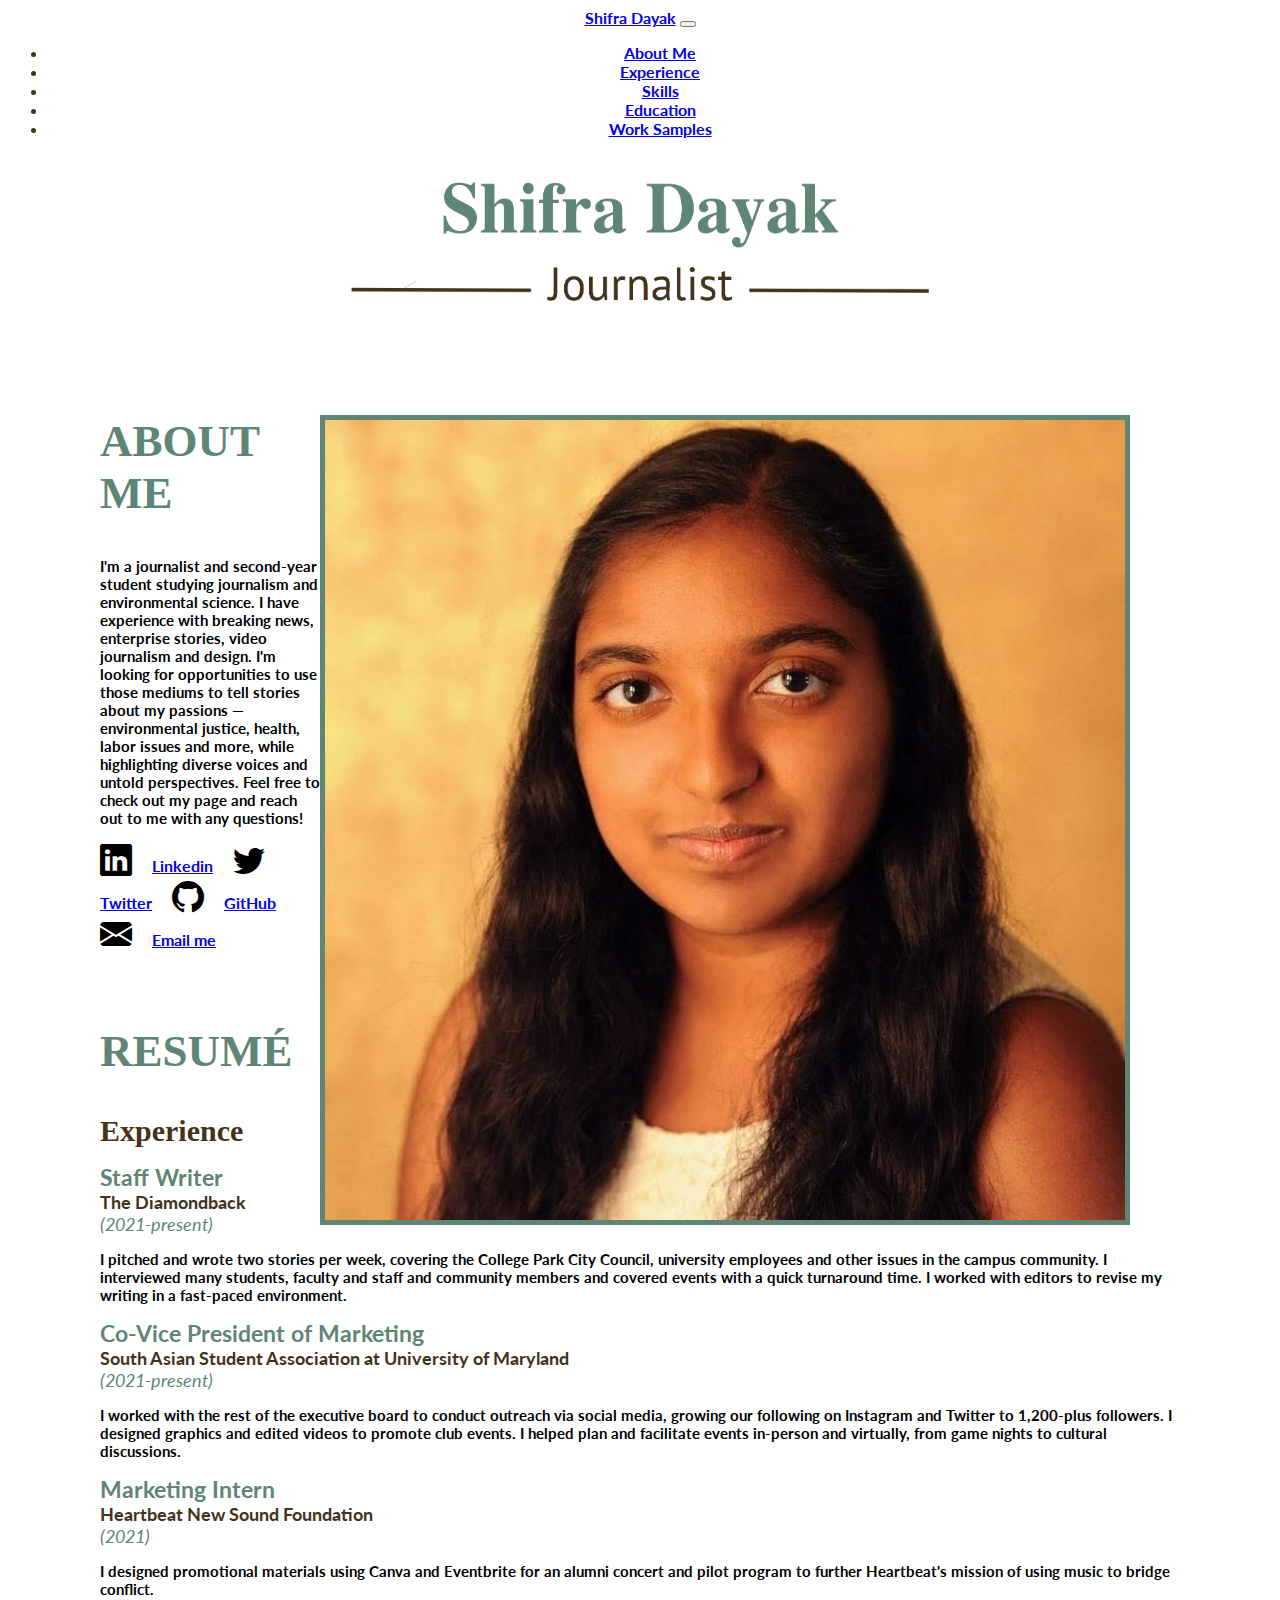
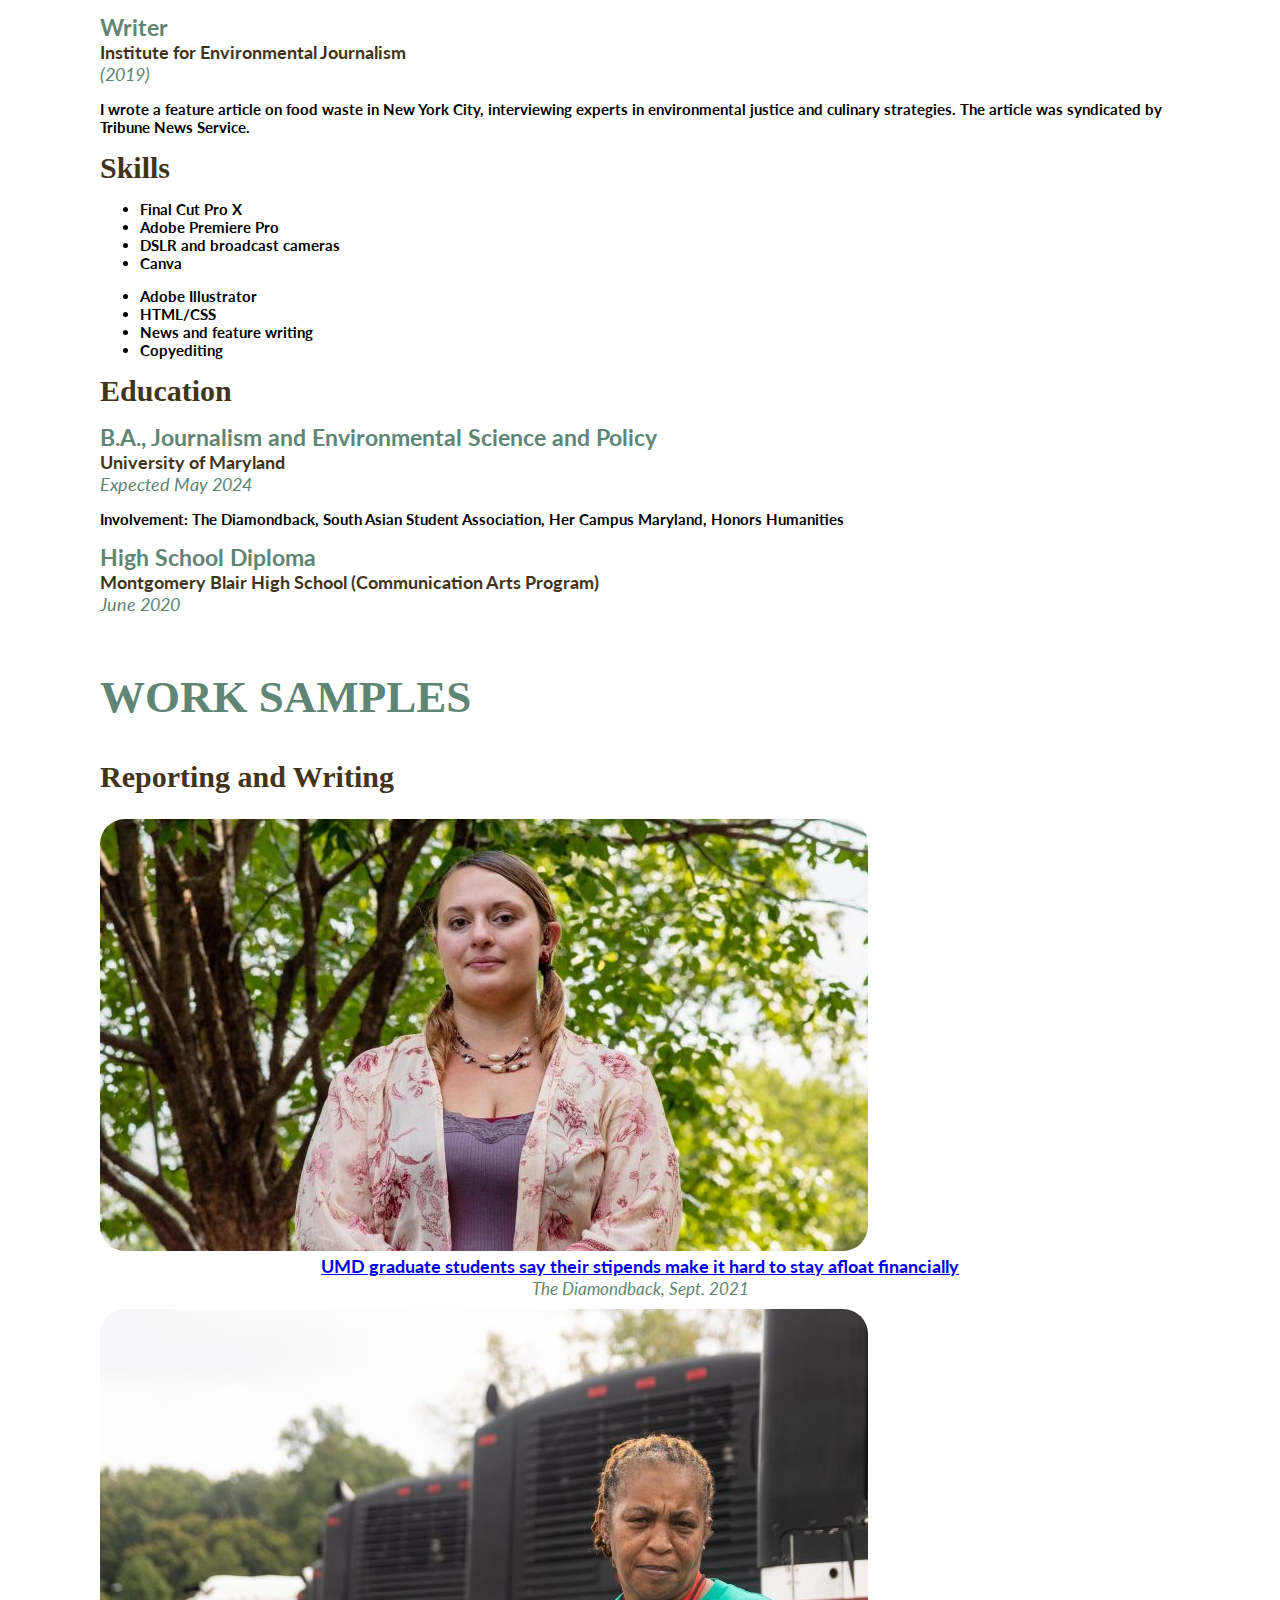
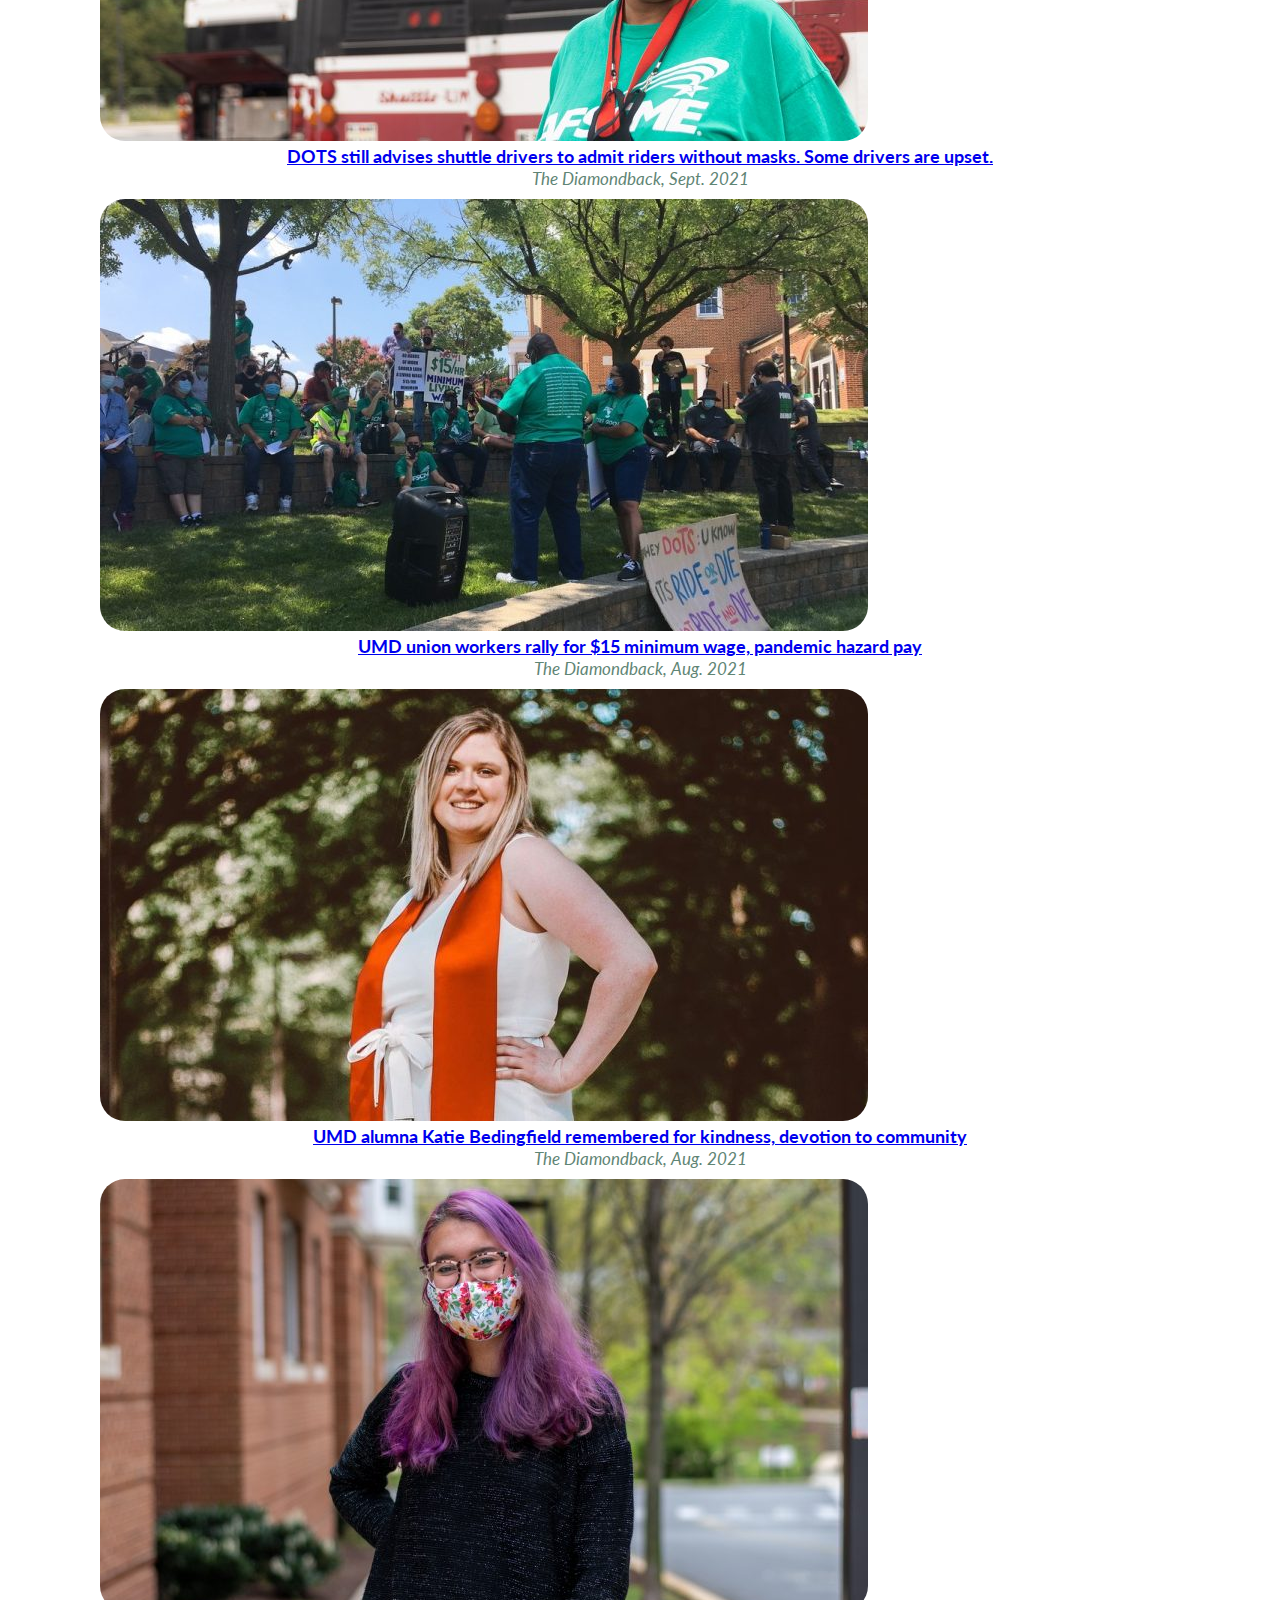
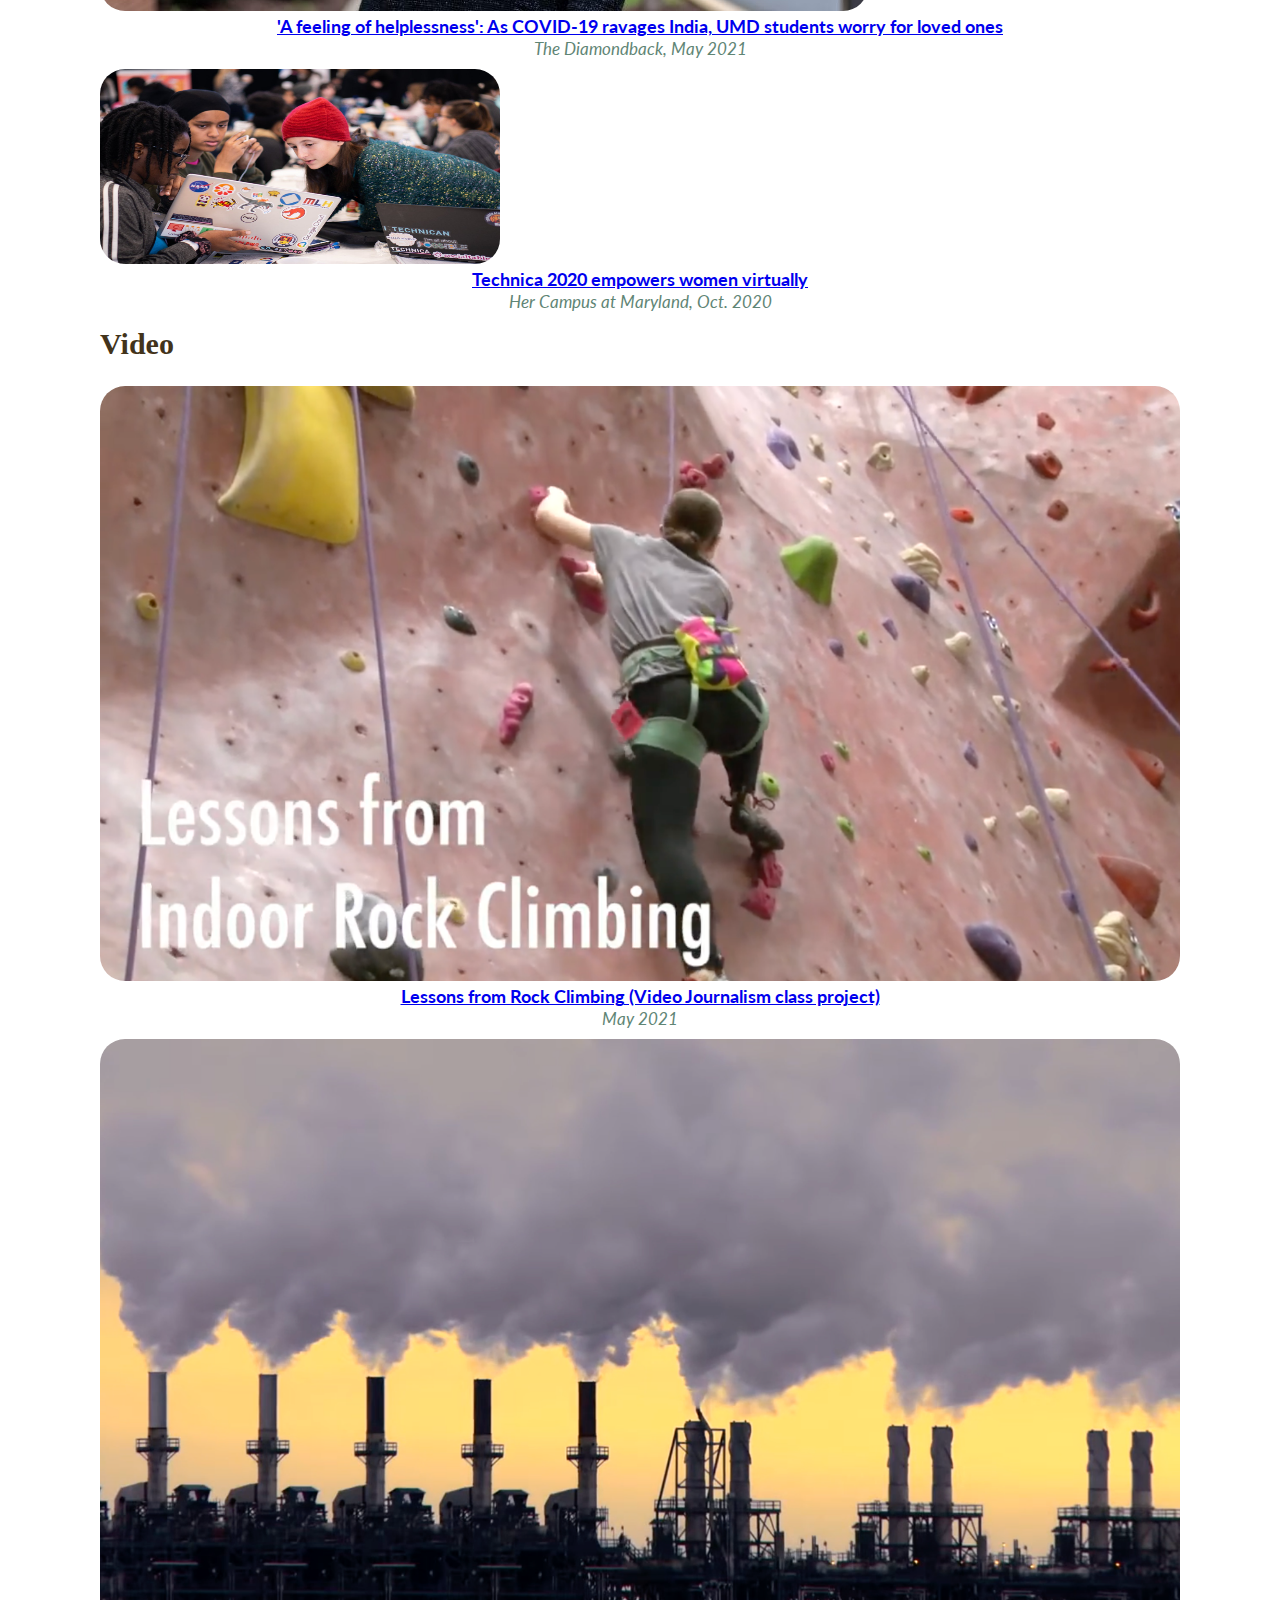
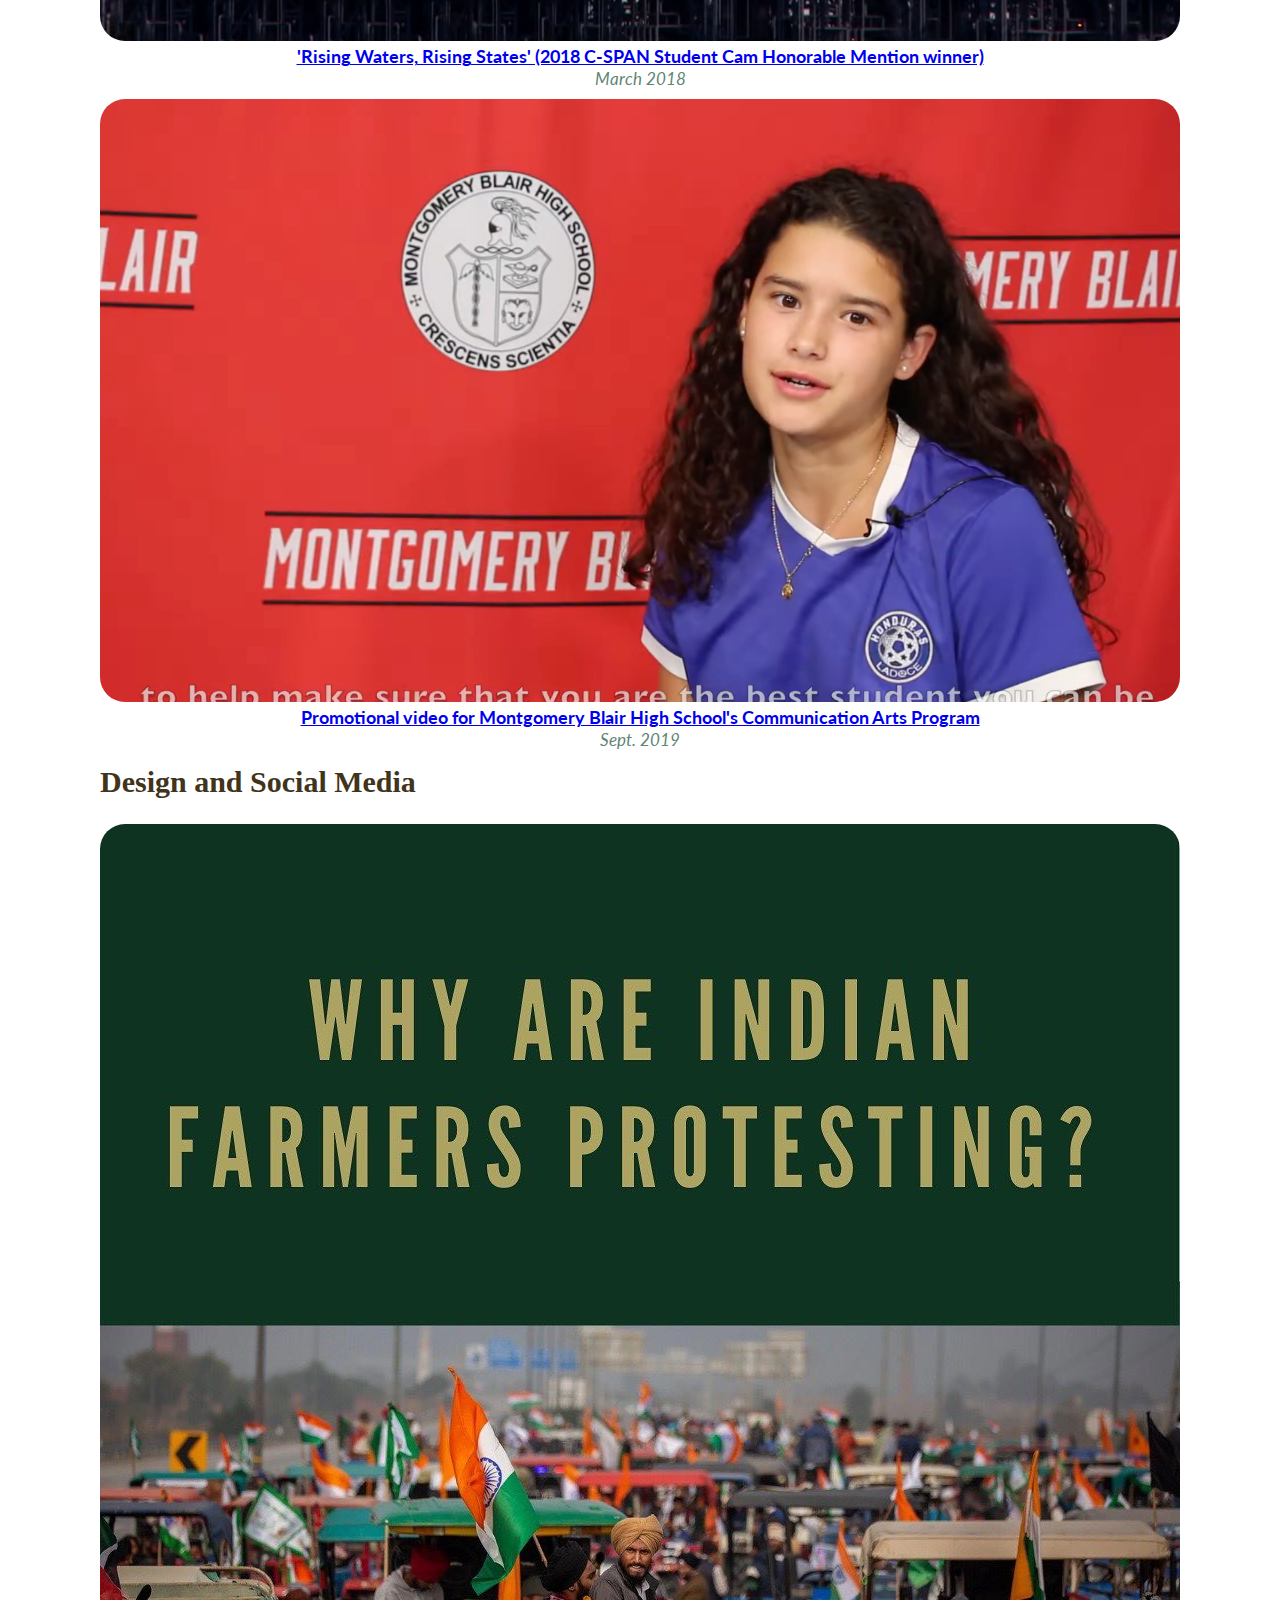
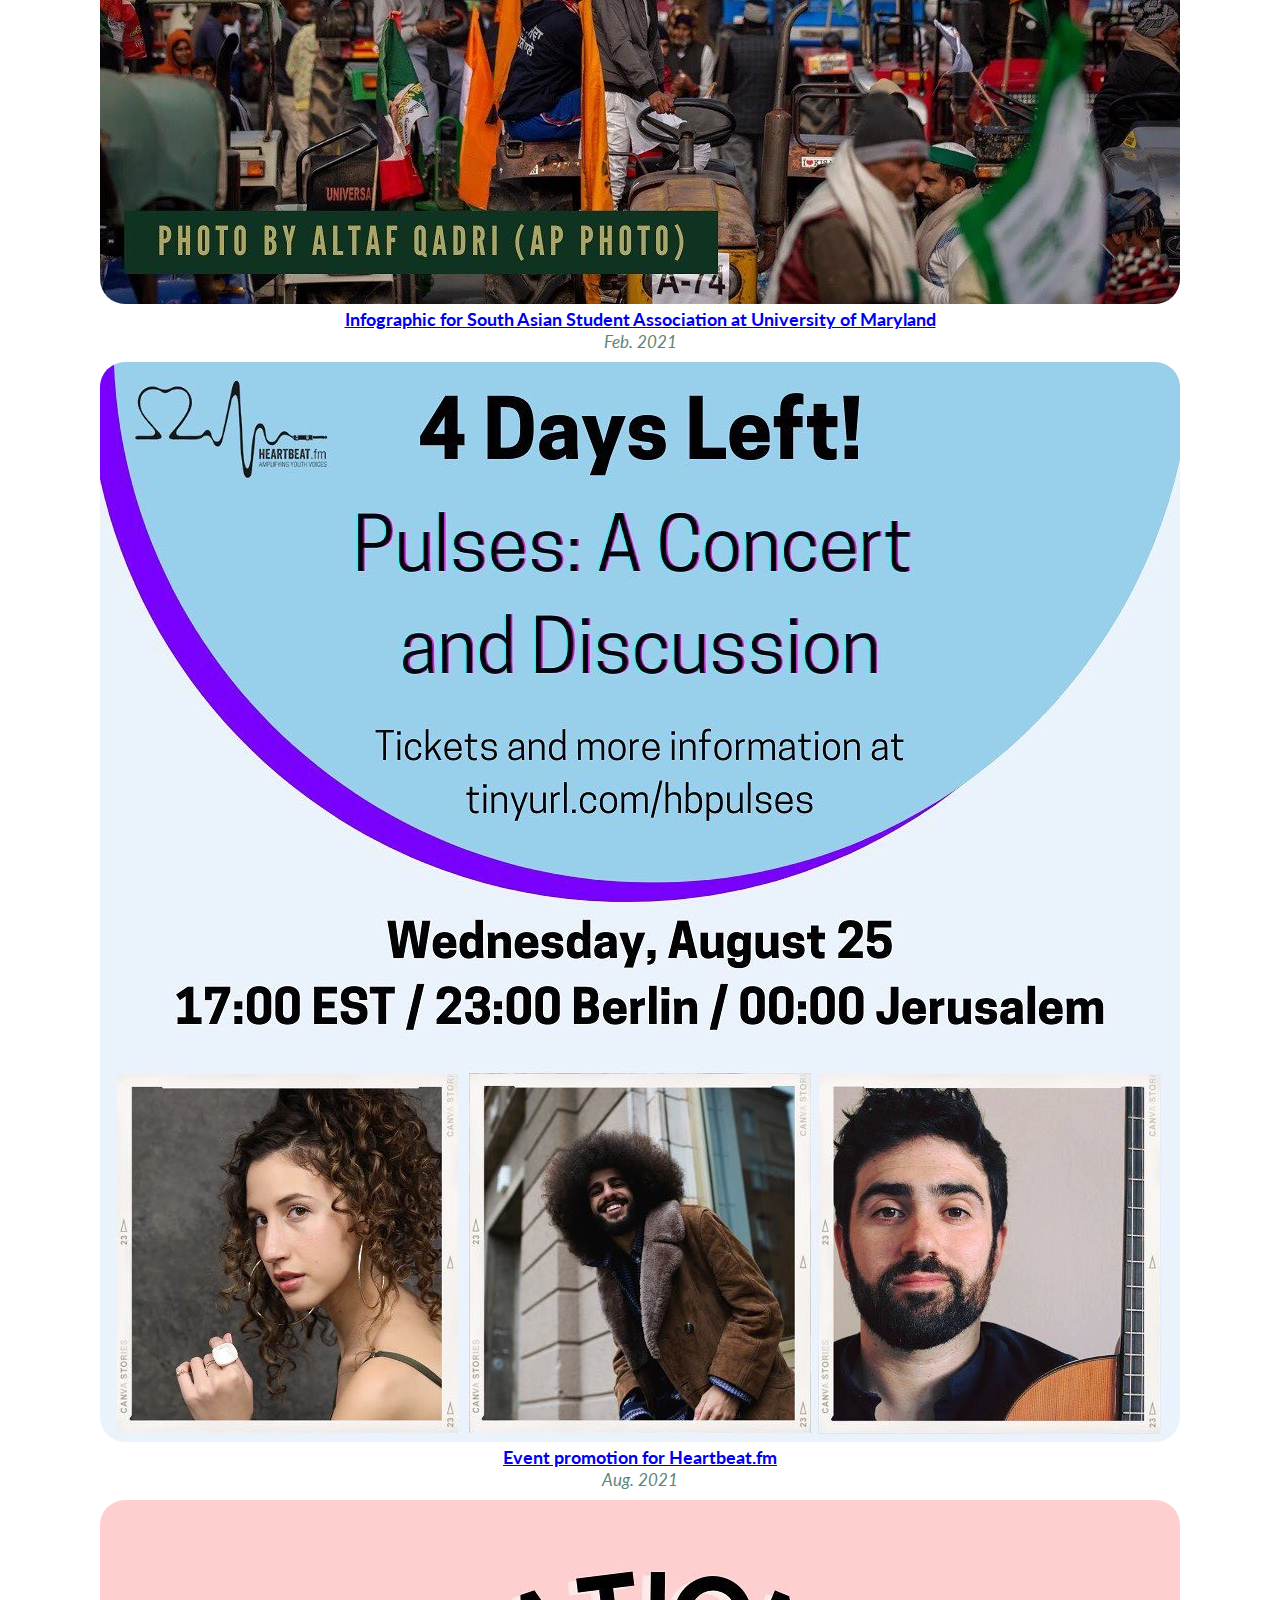
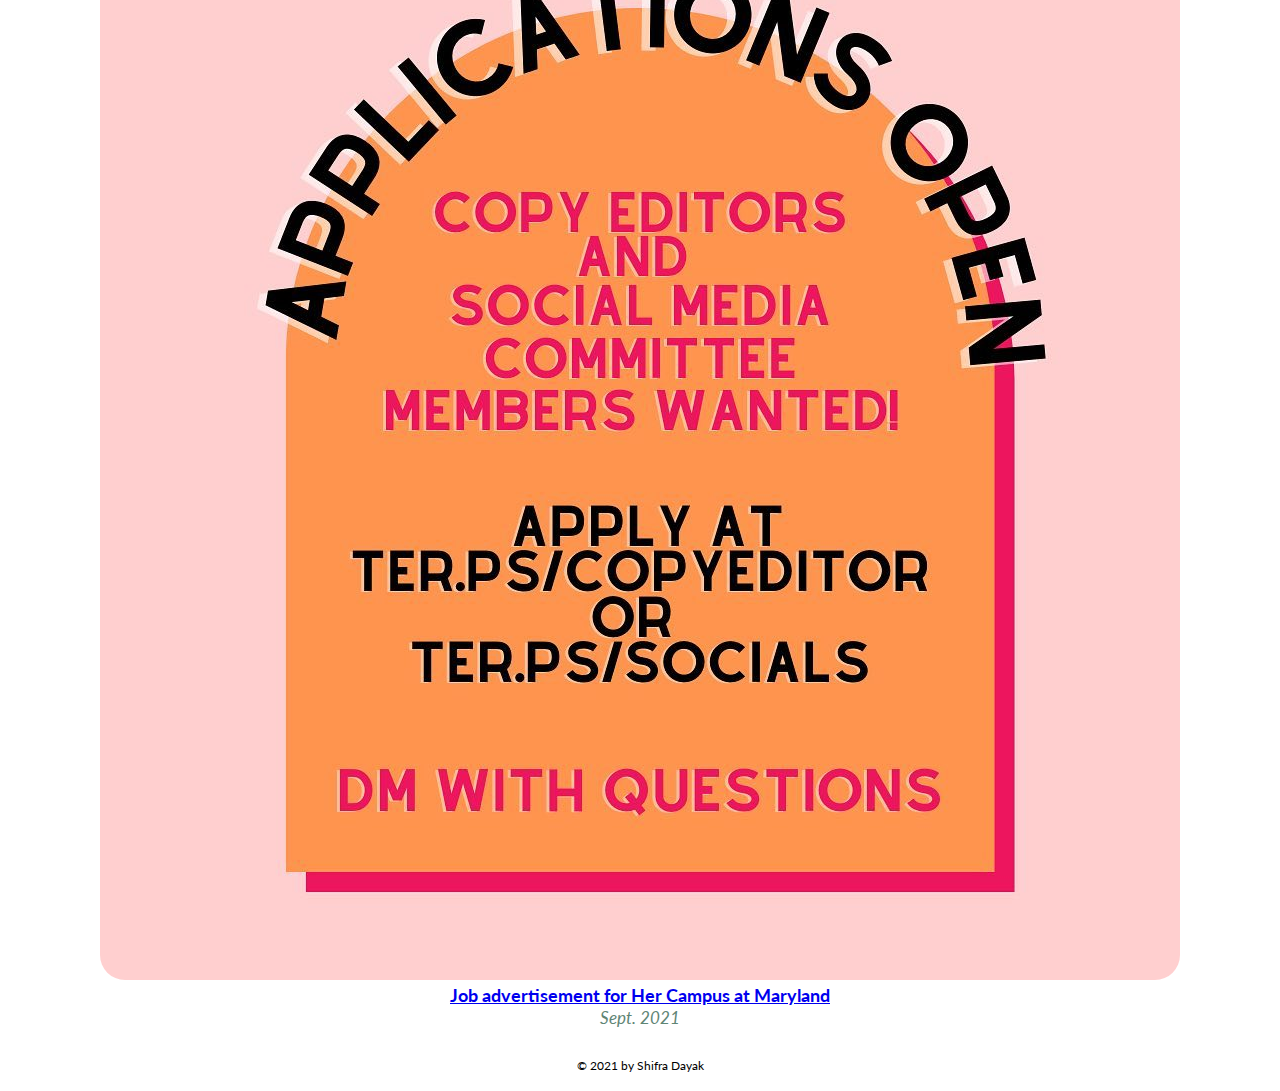
<file: resume-project/index.html>
<!doctype html>

<html lang="en" >

<head>

  <title> Shifra Dayak's Portfolio </title>

  <link href="https://cdn.jsdelivr.net/npm/bootstrap@5.0.1/dist/css/bootstrap.min.css" rel="stylesheet" integrity="sha384-+0n0xVW2eSR5OomGNYDnhzAbDsOXxcvSN1TPprVMTNDbiYZCxYbOOl7+AMvyTG2x" crossorigin="anonymous">
  <script src="https://cdn.jsdelivr.net/npm/bootstrap@5.0.1/dist/js/bootstrap.bundle.min.js" integrity="sha384-gtEjrD/SeCtmISkJkNUaaKMoLD0//ElJ19smozuHV6z3Iehds+3Ulb9Bn9Plx0x4" crossorigin="anonymous"></script>
  <link rel="stylesheet" href="https://cdn.jsdelivr.net/npm/bootstrap-icons@1.5.0/font/bootstrap-icons.css">

  <link rel="preconnect" href="https://fonts.googleapis.com">
  <link rel="preconnect" href="https://fonts.gstatic.com" crossorigin>
  <link href="https://fonts.googleapis.com/css2?family=Lato:wght@100;300&display=swap" rel="stylesheet">

  <link rel="preconnect" href="https://fonts.googleapis.com">
  <link rel="preconnect" href="https://fonts.gstatic.com" crossorigin>
  <link href="https://fonts.googleapis.com/css2?family=Lato:wght@100;300&display=swap" rel="stylesheet">

  <link rel="stylesheet" type="text/css" href="style.css">

</head>
<!-- I built this myself! -->

<body>

<!-- Navbar -->
  <nav class="navbar navbar-expand-lg navbar-light bg-light">
  <a class="navbar-brand" href="#masthead">Shifra Dayak</a>
  <button class="navbar-toggler" type="button" data-toggle="collapse" data-target="#navbarNav" aria-controls="navbarNav" aria-expanded="false" aria-label="Toggle navigation">
    <span class="navbar-toggler-icon"></span>
  </button>
  <div class="collapse navbar-collapse" id="navbarNav">
    <ul class="navbar-nav">
      <li class="nav-item active">
        <a class="nav-link" href="#aboutme">About Me <span class="sr-only"> </span></a>
      </li>
      <li class="nav-item">
        <a class="nav-link" href="#experience">Experience</a>
      </li>
      <li class="nav-item">
        <a class="nav-link" href="#skills">Skills</a>
      </li>
      <li class="nav-item">
        <a class="nav-link" href="#education">Education</a>
      </li>
      <li class="nav-item">
        <a class="nav-link" href="#worksamples">Work Samples</a>
      </li>
    </ul>
  </div>
  </nav>


<!-- Masthead -->
  <div id="masthead">
    <img src="resumemasthead.png" height=180 width=900>
  </div>

<!-- Div wrapping around everything-->
<div id="container">

<!-- First row with picture and bio -->
  <div id="aboutme">
    <div class="row">
      <div class="col-3">
        <img src="headshot.jpg" class="rounded-circle">
      </div>
      <div class ="col-9">
        <h2> ABOUT ME</h2>
        <p class="description"> I'm a journalist and second-year student studying journalism and environmental science. I have experience with breaking news, enterprise stories, video journalism and design. I'm looking for opportunities to use those mediums to tell stories about my passions — environmental justice, health, labor issues and more, while highlighting diverse voices and untold perspectives. Feel free to check out my page and reach out to me with any questions! </p>
        <p>
          <i class="bi bi-linkedin"></i>
          &emsp;<a href= "https://www.linkedin.com/in/shifra-dayak-2762b5161/" target="_blank">Linkedin</a>&emsp;
          <i class="bi bi-twitter"></i>
          &emsp;<a href= "https://twitter.com/shifradayak" target="_blank">Twitter</a>&emsp;
          <i class="bi bi-github"></i>
          &emsp;<a href= "https://shifradayak.github.io/shifra-dayak-jour352/" target="_blank">GitHub</a>&emsp;
          <i class="bi bi-envelope-fill"></i>
          &emsp;<a href= "mailto: shifrandayak@gmail.com">Email me</a>&emsp;
        </p>
      </div>
    </div>
  </div>

<!-- Resume section -->

  <br>
  <h2> RESUMÉ </h2>

<!-- Experience -->

  <div id="experience">

  <div class="sectionheader"> Experience </div>

    <div class="jobtitle"> Staff Writer </div>
    <div class="organization"> The Diamondback </div>
    <div class="date"> (2021-present) </div>
    <p class="description"> I pitched and wrote two stories per week, covering the College Park City Council,
      university employees and other issues in the campus community. I interviewed many students,
      faculty and staff and community members and covered events with a quick turnaround time.
      I worked with editors to revise my writing in a fast-paced environment. </p>

    <div class="jobtitle"> Co-Vice President of Marketing </div>
    <div class="organization"> South Asian Student Association at University of Maryland </div>
    <div class="date"> (2021-present) </div>
    <p class="description"> I worked with the rest of the executive board to conduct outreach via social media,
    growing our following on Instagram and Twitter to 1,200-plus followers. I designed graphics and
    edited videos to promote club events. I helped plan and facilitate events in-person and virtually,
    from game nights to cultural discussions. </p>

    <div class="jobtitle"> Marketing Intern </div>
    <div class="organization"> Heartbeat New Sound Foundation </div>
    <div class="date"> (2021) </div>
    <p class="description"> I designed promotional materials using Canva and Eventbrite for an alumni concert and pilot program
    to further Heartbeat's mission of using music to bridge conflict. </p>

    <div class="jobtitle"> Writer </div>
    <div class="organization"> Institute for Environmental Journalism </div>
    <div class="date"> (2019) </div>
    <p class="description"> I wrote a feature article on food waste in New York City, interviewing experts in environmental
       justice and culinary strategies. The article was syndicated by Tribune News Service. </p>

    </div>

<!-- Skills -->

  <div id="skills">

    <div class="sectionheader"> Skills </div>

    <div class="row">
      <div class="col-md-6">
        <ul class="do">
          <li> Final Cut Pro X </li>
          <li> Adobe Premiere Pro </li>
          <li> DSLR and broadcast cameras </li>
          <li> Canva </li>
        </ul>
      </div>
      <div class="col-md-6">
        <ul class="do">
          <li> Adobe Illustrator </li>
          <li> HTML/CSS </li>
          <li> News and feature writing </li>
          <li> Copyediting </li>
        </ul>
      </div>
    </div>

  </div>

<!-- Education -->

  <div id="education">

  <div class="sectionheader"> Education </div>

    <div class="jobtitle"> B.A., Journalism and Environmental Science and Policy </div>
    <div class="organization"> University of Maryland </div>
    <div class="date"> Expected May 2024 </div>
    <p class="description"> Involvement: The Diamondback, South Asian Student Association, Her Campus Maryland, Honors Humanities </p>

    <div class="jobtitle"> High School Diploma </div>
    <div class="organization"> Montgomery Blair High School (Communication Arts Program) </div>
    <div class="date"> June 2020 </div>

  </div>

<!-- Work Samples -->

  <div id="worksamples">
  <br>
  <h2> WORK SAMPLES </h2>

  <div class="sectionheader"> Reporting and Writing </div>

    <div class="row">
      <div class="col-md-4">
        <img class="workimg" src="story1.jpeg">
        <div class= "worklink">
        <a href= "https://dbknews.com/2021/09/21/umd-grad-students-stipends-housing-costs/" target="_blank"> UMD graduate students say their stipends make it hard to stay afloat financially </a>
        </div>
        <p class="workdate"> The Diamondback, Sept. 2021 </p>
      </div>
      <div class="col-md-4">
        <img class="workimg" src="story2.jpeg">
        <div class= "worklink">
        <a href= "https://dbknews.com/2021/09/16/shuttle-um-drivers-masks-dots-covid-19/" target="_blank"> DOTS still advises shuttle drivers to admit riders without masks. Some drivers are upset. </a>
        </div>
        <p class="workdate"> The Diamondback, Sept. 2021 </p>
      </div>
      <div class="col-md-4">
        <img class="workimg" src="story3.jpeg">
        <div class= "worklink">
        <a href= "https://dbknews.com/2021/08/06/umd-afscme-union-worker-protest-minumum-wage/" target="_blank"> UMD union workers rally for $15 minimum wage, pandemic hazard pay </a>
        </div>
        <p class="workdate"> The Diamondback, Aug. 2021 </p>
      </div>
    </div>

    <div class="row">
      <div class="col-md-4">
        <img class="workimg" src="story4.jpeg">
        <div class= "worklink">
        <a href= "https://dbknews.com/2021/08/04/umd-katie-bedingfield-kindness-obituary/" target="_blank"> UMD alumna Katie Bedingfield remembered for kindness, devotion to community </a>
        </div>
        <p class="workdate"> The Diamondback, Aug. 2021 </p>
      </div>
      <div class="col-md-4">
        <img class="workimg" src="story5.jpeg">
        <div class= "worklink">
        <a href= "https://dbknews.com/2021/05/06/students-india-covid-vaccine-crisis/" target="_blank"> 'A feeling of helplessness': As COVID-19 ravages India, UMD students worry for loved ones </a>
        </div>
        <p class="workdate"> The Diamondback, May 2021 </p>
      </div>
      <div class="col-md-4">
        <img class="workimg" src="story6.jpeg" height= "195" width="400">
        <div class= "worklink">
        <a href= "https://www.hercampus.com/school/maryland/technica-2020-empowers-women-virtually/" target="_blank"> Technica 2020 empowers women virtually </a>
        </div>
        <p class="workdate"> Her Campus at Maryland, Oct. 2020 </p>
      </div>
    </div>


  <div class="sectionheader"> Video </div>

    <div class="row">
      <div class="col-md-4">
        <img class="workimg" src="video1.png">
        <div class= "worklink">
        <a href= "https://www.youtube.com/watch?v=JUOMqAwRyN8" target="_blank"> Lessons from Rock Climbing (Video Journalism class project) </a>
        </div>
        <p class="workdate"> May 2021 </p>
      </div>
      <div class="col-md-4">
        <img class="workimg" src="video2.png">
        <div class= "worklink">
        <a href= "https://www.youtube.com/watch?v=3lR87uV-U2k" target="_blank"> 'Rising Waters, Rising States' (2018 C-SPAN Student Cam Honorable Mention winner) </a>
        </div>
        <p class="workdate"> March 2018 </p>
      </div>
      <div class="col-md-4">
        <img class="workimg" src="video3.png">
        <div class= "worklink">
        <a href= "https://www.youtube.com/watch?v=PeYsy0SGnxc" target="_blank"> Promotional video for Montgomery Blair High School's Communication Arts Program </a>
        </div>
        <p class="workdate"> Sept. 2019 </p>
      </div>
    </div>

  <div class="sectionheader"> Design and Social Media </div>

    <div class="row">
      <div class="col-md-4">
        <img class="workimg" src="socials1.jpg">
        <div class= "worklink">
        <a href= "https://www.instagram.com/p/CKzBITosUay/" target="_blank"> Infographic for South Asian Student Association at University of Maryland </a>
        </div>
        <p class="workdate"> Feb. 2021 </p>
      </div>
      <div class="col-md-4">
        <img class="workimg" src="socials2.jpg">
        <div class= "worklink">
        <a href= "https://www.instagram.com/p/CS21O5bt_qy/" target="_blank"> Event promotion for Heartbeat.fm </a>
        </div>
        <p class="workdate"> Aug. 2021 </p>
      </div>
      <div class="col-md-4">
        <img class="workimg" src="socials3.jpg">
        <div class= "worklink">
        <a href= "https://www.instagram.com/p/CUIhjxhLheM/" target="_blank"> Job advertisement for Her Campus at Maryland </a>
        </div>
        <p class="workdate"> Sept. 2021 </p>
      </div>
    </div>

  </div>

  <footer id="footer"> © 2021 by Shifra Dayak </footer>

</div>

</html>
</file>
<file: climate-crisis-story/style.css>
/*tophat*/

.nav-logo {
  color: #fff;
  margin: 0 auto;
  font-weight: 700;
  text-transform: uppercase;
  z-index: 750;
}

.bg-dark {
  background-color: #f23030 !important;
}

.black {
  color: #000;
}

/*splash*/

.hero-container {
  position: relative;
  text-align: center;
  color: white;
  font-weight: bold;
}

.hero-image {
  width: 100%;
  opacity: .5;
  z-index: 90;
}

.overlay {
  position: absolute;
  width: 80%;
  top: 20%;
  left: 10%;
  background: black;
  opacity: .7;
  margin: 0 auto;
}

.hero-hed {
  padding-top: 10px;
  margin: 0 auto;
  font-size: 5em;
  font-family: 'Merriweather', serif;
  padding-bottom: 10px;
  color: #fff;
}

.hero-sub {
  font-family: 'Montserrat', sans-serif;
  font-size: .25em;
}

.overlay-two {
  position: absolute;
  width: 10%;
  top: 50%;
  left: 45%;
  background: #f23030;
}

.hero-hed-two {
  padding: 10px;
  margin: 0 auto;
  font-size: 1em;
  font-family: 'Montserrat', sans-serif;
  color: #fff;
}

.top-caption {
  font-family: 'Montserrat', sans-serif;
  font-size: .7em;
  text-align: center;
  padding-bottom: 10px;
  padding-top: 10px;
}

a {
  color: #000;
}

/*container for everything below splash*/

.container {
  margin: 0 auto;
  max-width: 60%;
}

/*story text*/

#headline {
  font-family: 'Merriweather', serif;
  font-size: 2.5em;
  text-align: left;
  padding-top: 30px;
  font-weight: 900;
}

.byline {
  font-family: 'Montserrat', sans-serif;
  font-size: 1em;
  text-transform: uppercase;
  text-align: left;
}

p {
  font-family: 'Merriweather', serif;
  font-size: 1em;
  text-align: left;
}

.subhead {
  font-family: 'Montserrat', sans-serif;
  font-size: 1.5em;
  text-align: left;
  font-weight: bolder;
  color: #f23030;
}

.attribution {
  font-family: 'Merriweather', serif;
  font-size: .9em;
  text-align: left;
  font-style: italic;
}

/*images*/

.image {
  max-width: 100%;
}

.caption {
  font-family: 'Montserrat', sans-serif;
  font-size: .7em;
  text-align: left;
  padding-bottom: 10px;
  padding-top: 10px;
}


/*pull quote */

.quote {
  font-family: 'Montserrat', sans-serif;
  color: #f23030;
  font-size: 2em;
  font-weight: 700;
  text-align: center;
  padding: 15px 0px 15px 0px;
  margin-top: 20px;
  margin-bottom: 20px;
  background-color: #e5e4e2;
  max-width: 80%;
  margin: 0 auto;
  border-top: 1px solid;
  border-left: 1px solid;
  border-right: 1px solid;
}

.quote-attribution {
  font-size: 1em;
  font-family: 'Montserrat', sans-serif;
  font-weight: 180;
  text-align: center;
  margin: 0 auto;
  color: #000;
  background-color: #e5e4e2;
  max-width: 80%;
  border-left: 1px solid red;
  border-right: 1px solid red;
  border-bottom: 1px solid red;
}

/*sidebar*/

.card {
  max-width: 80%;
  margin: 0 auto;
  font-family: 'Montserrat', sans-serif;
}

.card-header {
  text-align: center;
  color: white;
  background-color: black;
}

.card-title {
  font-family: 'Montserrat', sans-serif;
}

.card-item-beginning {
  font-weight: bold;
  color: #f23030;
}

.sidebar-attribution {
  font-style: italic;
  font-family: 'Montserrat', sans-serif;
}

/*hyperlink states*/

a:link {
  color: #000;
}

a:visited {
  color: black;
}

a:hover {
  color: orange;
}


/*media queries*/

@media screen and (max-width: 600px) {
  .hero-container{
    max-width: 550px;
  }
  .hero-hed {
    font-size: 1em;
  }
  .overlay-two {
    top: 70%;
    width: 30%;
    left: 36%;
  }
  .quote {
    font-size: 1em;
  }
}
</file>
<file: DayakLayout/stylesheet.css>
#masthead {
  margin: 0 auto;
  text-align: center;
  display: table;
  width: 99%;
}

#content {
  margin: 0 auto;
  width: 900px;
  display: block;
}

h1 {
  font-family: Helvetica, sans-serif;
  font-size: 30px;
}

#byline {
  font-size: 14px;
  font-family: Helvetica, sans-serif;
  font-style: italic;
}

p {
  font-family: Georgia, serif;
  font-size: 13px;
}

.photos {
  margin: 0 auto;
  width: 900px;
}

.captions {
  text-align: left;
  font-family: Georgia, serif;
  font-style: italic;
  font-size: 15px;
}

#graphictitle {
  font-family: Georgia, serif;
  text-align: left;
  font-style: bold;
  font-size: 20px;
}

#graphic {
  width: 900px;
  margin: 0 auto;
}

blockquote {
  font-family: Georgia, serif;
  font-style: bold;
  font-size: 25px;
  padding: 2px;
}

h3 {
  font-family: Helvetica, sans-serif;
  font-size: 18px;
}

a {
  font-family: Georgia, serif;
  font-size: 13px;
}
</file>
<file: html-frame/style.css>
.container {
  margin: 0 auto;
  max-width: 80%;
}

.headline {
  font-family: 'Montserrat', 'sans-serif';
  font-size: 3em;
  text-align: center;
  margin-top: 10px;
  font-weight: bolder;
}

.byline {
  font-family: 'Montserrat', 'sans-serif';
  font-size: 1em;
  text-transform: uppercase;
  text-align: center;
}

.chapterheadline {
  font-family: 'Montserrat', 'sans-serif';
  font-size: 2em;
  text-align: left;
  font-weight: bold;
}

.chaptertext {
  font-family: 'Merriweather', serif;
  font-size: 1em;
  text-align: left;
  margin-bottom: 50px;
}

.caption {
  font-family: 'Montserrat', 'sans-serif';
  font-size: 1em;
  text-align: center;
  padding-bottom: 10px;
}

img {
  max-width: 70%;
  margin: 0 auto;
  text-align: center;
  padding-bottom: 10px;
  display: block;
}

.row {
  margin-bottom: 50px;
  text-align: center;
}

.col-md-4 {
  text-align: center;
  margin: 0 auto;
}

.columntext {
  text-align: center;
  font-family: 'Montserrat', 'sans-serif';
  font-size: 1em;
}

footer {
  background-color: black;
  text-align: center;
  margin: 0 auto;
  color: white;
  font-family: 'Montserrat', 'sans-serif';
}
</file>
<file: resume-project/style.css>
.navbar {
  font-family: "Lato", "sans-serif";
  color: #42331B;
  margin: 0 auto;
  text-align: center;
}

#masthead {
  max-width: 100%;
  margin: 0 auto;
  padding-bottom: 30px;
  text-align: center;
}

#container {
  width: 1080px;
  max-width: 100%;
  margin: 0 auto;
  padding: 10px;
}

.rounded-circle {
  float: right;
  max-width: 80%;
  margin-right: 50px;
  border: 5px solid #5F8575;
}

h2 {
  font-family: "Merriweather", serif;
  font-size: 45px;
  text-align: left;
  color: #5F8575;
  font-weight: bold;
}

a {
  font-family: "Lato", "sans-serif";
  font-weight: bold;
}

.bi {
  font-size: 2em;
}

.sectionheader {
  font-family: "Merriweather", serif;
  font-weight: bold;
  color: #42331B;
  font-size: 30px;
  margin-bottom: 15px;
  margin-top: 15px;
}

.jobtitle {
  font-family: "Lato", "sans-serif";
  font-weight: bold;
  color: #5F8575;
  font-size: 23px;
}

.organization {
  font-family: "Lato", sans-serif;
  font-weight: bold;
  font-size: 18px;
  color: #42331B;
}

.date {
  font-family: "Lato", sans-serif;
  font-style: italic;
  font-size: 18px;
  color: #5F8575;
}

.description {
  font-family: "Lato", sans-serif;
  font-weight: bold;
  font-size: 15px;
}

.do {
  font-family: "Lato", sans-serif;
  font-weight: bold;
  font-size: 15px;
}

.workimg {
  max-width: 100%;
  margin: 0 auto;
  text-align: center;
  margin-top: 10px;
  border-radius: 25px;
}

.worklink {
  text-align: center;
  margin: 0px auto;
  font-size: 18px;
}

.workdate {
  font-family: "Lato", "sans-serif";
  text-align: center;
  color: #5F8575;
  font-size: 17px;
  font-style: italic;
  margin: 0 auto;
}

#footer {
  font-family: "Lato", "sans-serif";
  font-size: 12px;
  text-align: center;
  margin-top: 30px;
}
</file>
